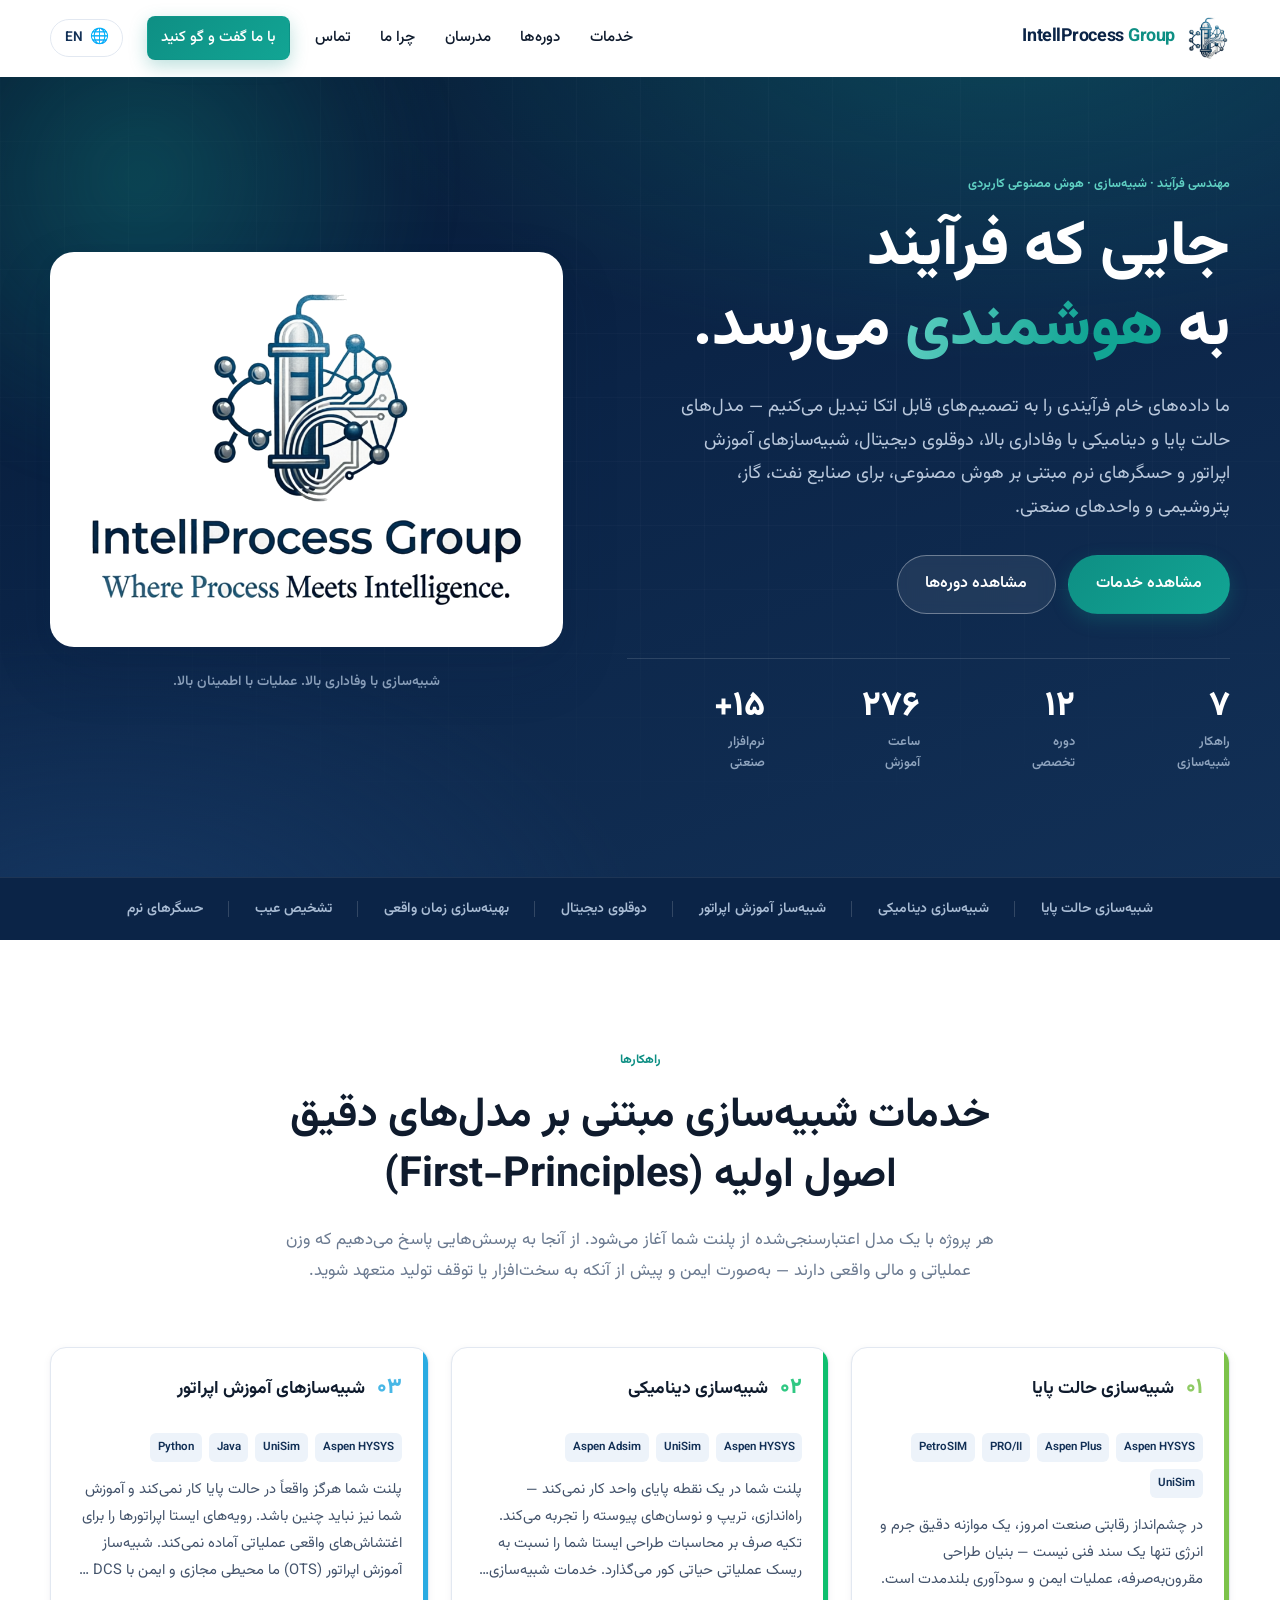
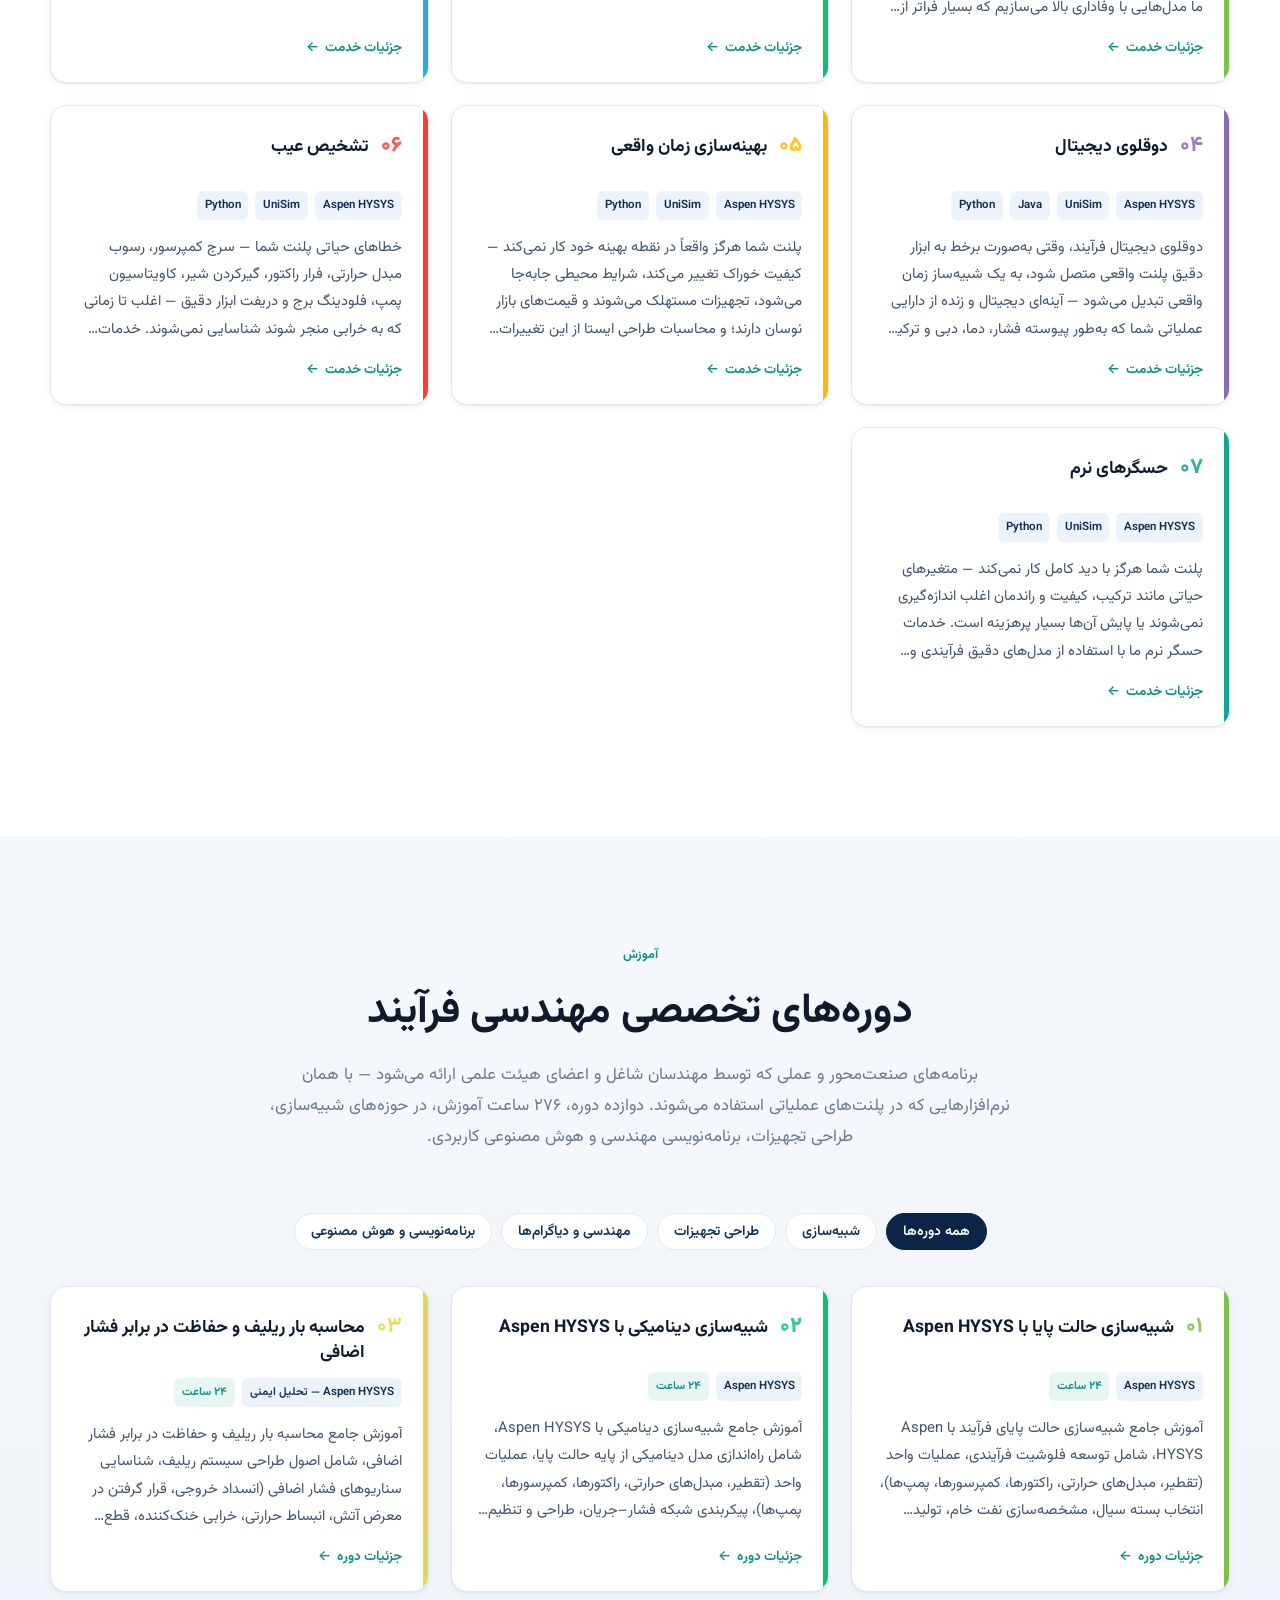
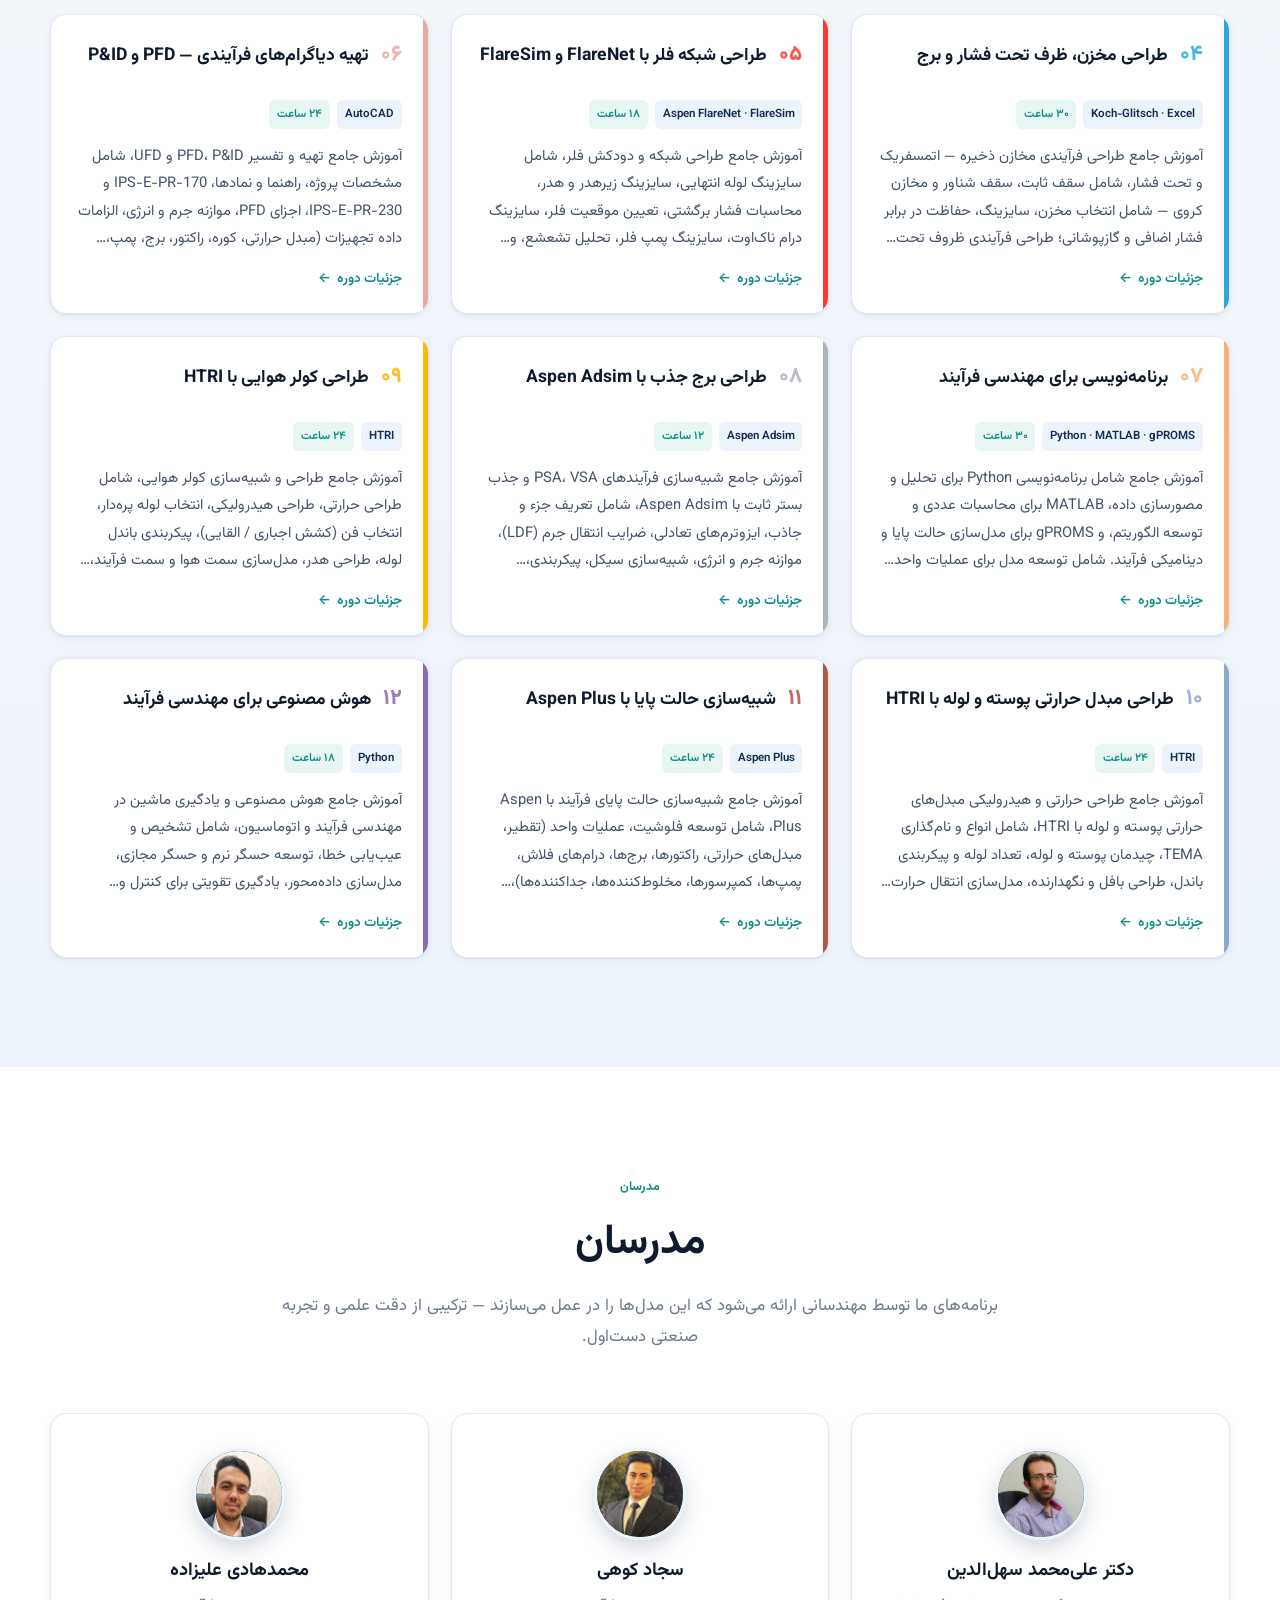
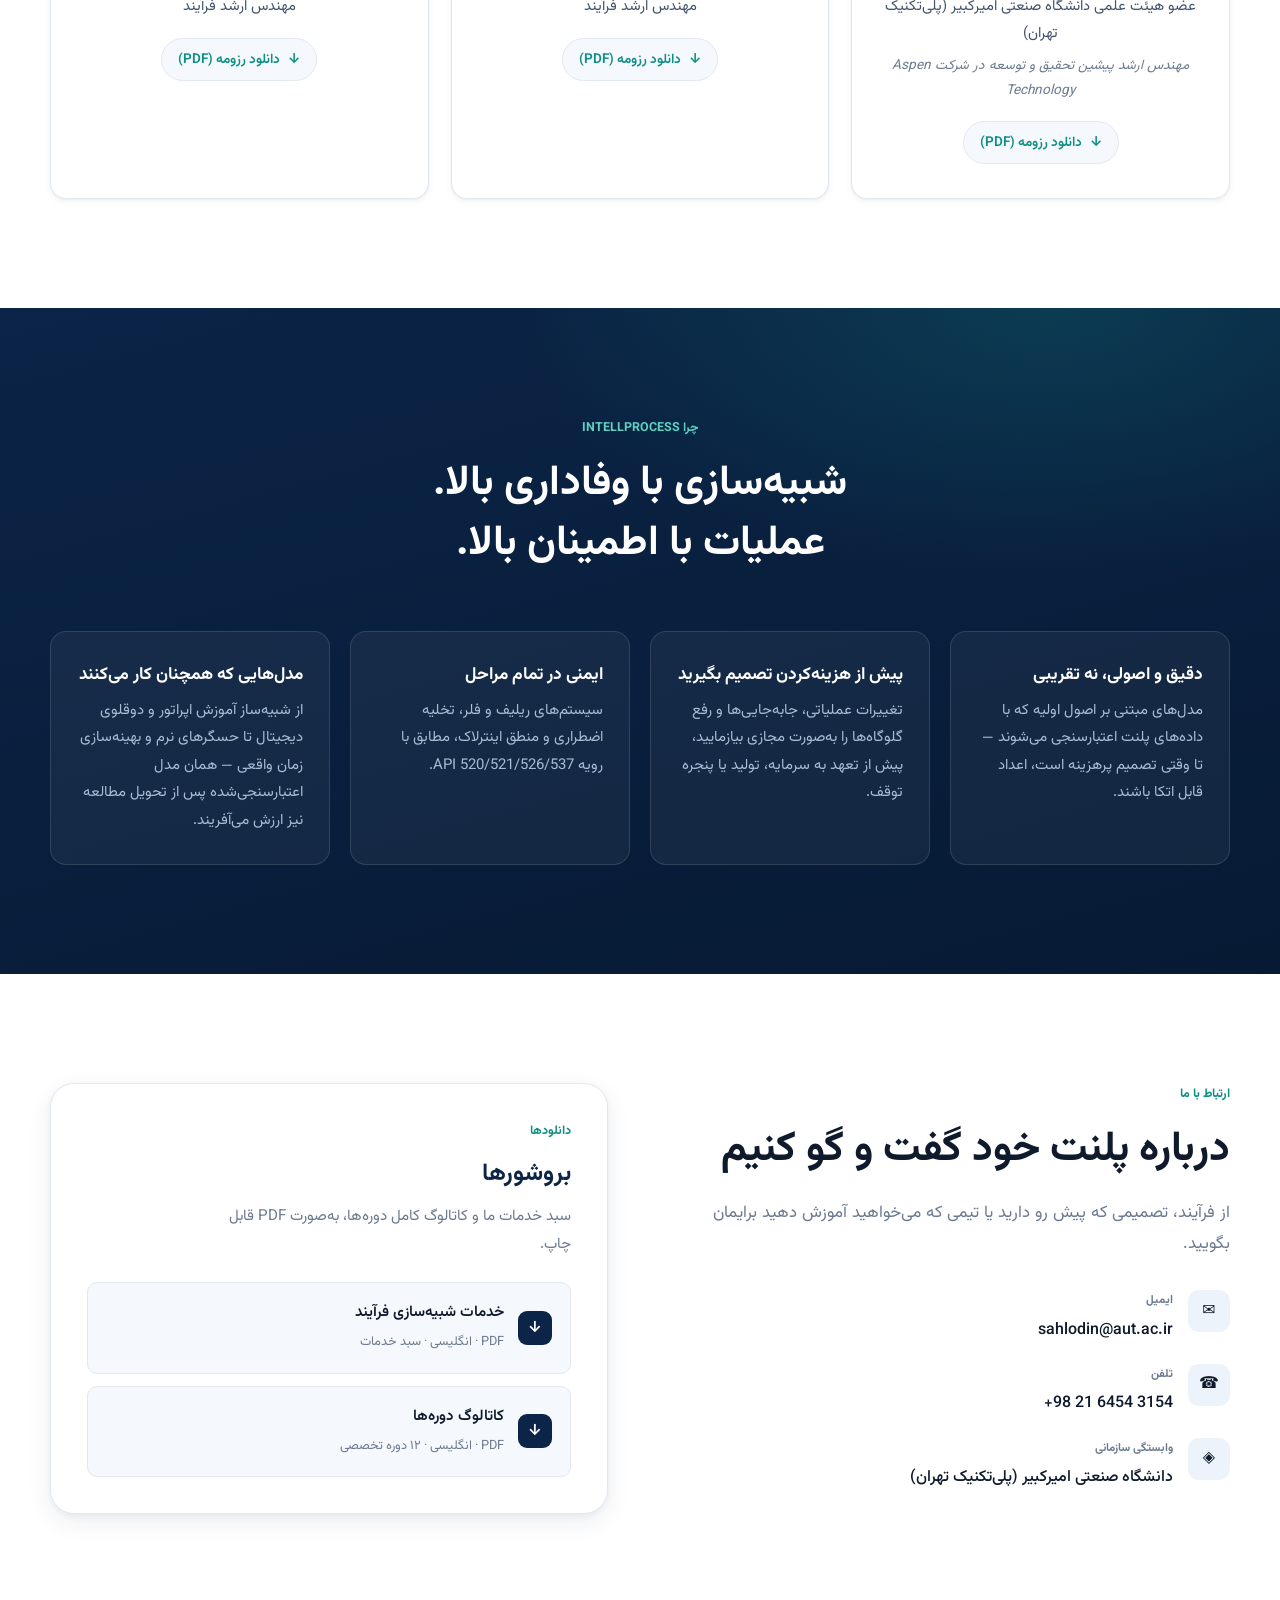
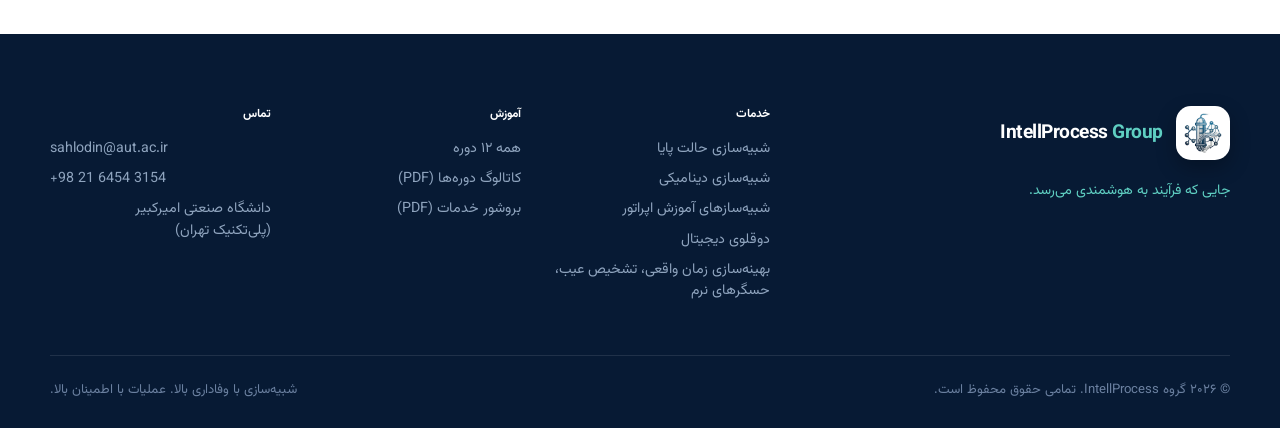
<file: index.html>
<!DOCTYPE html>
<html lang="fa" dir="rtl">
<head>
<meta charset="utf-8">
<meta name="viewport" content="width=device-width, initial-scale=1">
<title>گروه IntellProcess — جایی که فرآیند به هوشمندی می‌رسد</title>
<meta name="description" content="گروه IntellProcess خدمات شبیه‌سازی فرآیند با وفاداری بالا ارائه می‌دهد — مدل‌سازی حالت پایا و دینامیکی، دوقلوی دیجیتال، شبیه‌ساز آموزش اپراتور، بهینه‌سازی زمان واقعی، تشخیص عیب و حسگرهای نرم — همراه با دوره‌های تخصصی مهندسی فرآیند در Aspen HYSYS، Aspen Plus، HTRI و بیشتر.">
<meta name="theme-color" content="#0B2447">
<link rel="icon" type="image/png" href="assets/img/favicon-64.png">
<link rel="apple-touch-icon" href="assets/img/apple-touch-icon.png">
<meta property="og:title" content="گروه IntellProcess — جایی که فرآیند به هوشمندی می‌رسد">
<meta property="og:description" content="شبیه‌سازی با وفاداری بالا. عملیات با اطمینان بالا. خدمات شبیه‌سازی فرآیند و دوره‌های تخصصی مهندسی فرآیند.">
<meta property="og:image" content="assets/img/logo-lockup.png">
<meta property="og:locale" content="fa_IR">
<link rel="preconnect" href="https://fonts.googleapis.com">
<link rel="preconnect" href="https://fonts.gstatic.com" crossorigin>
<link href="https://fonts.googleapis.com/css2?family=Inter:wght@400;500;600;700&family=Sora:wght@600;700;800&family=Vazirmatn:wght@400;500;600;700;800&display=swap" rel="stylesheet">
<link rel="alternate" hreflang="fa" href="index.html">
<link rel="alternate" hreflang="en" href="en.html">
<link rel="alternate" hreflang="x-default" href="index.html">
<link rel="stylesheet" href="assets/css/styles.css">
</head>
<body>
<a class="skip-link" href="#main">پرش به محتوا</a>

<header class="header" id="top">
  <div class="wrap header__inner">
    <a class="brand" href="#top" aria-label="گروه IntellProcess — صفحه اصلی">
      <img class="brand__mark" src="assets/img/logo-mark.png" alt="" width="44" height="44">
      <span class="brand__name" dir="ltr"><b>IntellProcess</b> <i>Group</i></span>
    </a>

    <nav class="nav" id="nav" aria-label="ناوبری اصلی">
      <a href="#services">خدمات</a>
      <a href="#courses">دوره‌ها</a>
      <a href="#instructors">مدرسان</a>
      <a href="#approach">چرا ما</a>
      <a href="#contact">تماس</a>
      <a class="btn btn--primary nav__cta" href="#contact">با ما گفت و گو کنید</a>
    </nav>

    <a class="lang" href="en.html" hreflang="en" lang="en" aria-label="Switch language to English">
      <span class="lang__ico" aria-hidden="true">🌐</span>EN
    </a>

    <button class="nav-toggle" id="navToggle" aria-expanded="false" aria-controls="nav" aria-label="نمایش منو">
      <span></span><span></span><span></span>
    </button>
  </div>
</header>

<main id="main">

  <!-- ── HERO ─────────────────────────────────────────────── -->
  <section class="hero">
    <div class="hero__grid" aria-hidden="true"></div>
    <div class="hero__glow" aria-hidden="true"></div>
    <div class="wrap hero__inner">
      <div class="hero__copy">
        <p class="eyebrow eyebrow--light">مهندسی فرآیند · شبیه‌سازی · هوش مصنوعی کاربردی</p>
        <h1 class="hero__title">جایی که فرآیند<br>به <span class="accent">هوشمندی</span> می‌رسد.</h1>
        <p class="hero__lede">
          ما داده‌های خام فرآیندی را به تصمیم‌های قابل اتکا تبدیل می‌کنیم —
          مدل‌های حالت پایا و دینامیکی با وفاداری بالا، دوقلوی دیجیتال، شبیه‌سازهای آموزش اپراتور
          و حسگرهای نرم مبتنی بر هوش مصنوعی، برای صنایع نفت، گاز، پتروشیمی و واحدهای صنعتی.
        </p>
        <div class="hero__actions">
          <a class="btn btn--primary btn--lg" href="#services">مشاهده خدمات</a>
          <a class="btn btn--ghost btn--lg" href="#courses">مشاهده دوره‌ها</a>
        </div>
        <dl class="stats">
          <div class="stat"><dt>۷</dt><dd>راهکار<br>شبیه‌سازی</dd></div>
          <div class="stat"><dt>۱۲</dt><dd>دوره<br>تخصصی</dd></div>
          <div class="stat"><dt>۲۷۶</dt><dd>ساعت<br>آموزش</dd></div>
          <div class="stat"><dt>۱۵+</dt><dd>نرم‌افزار<br>صنعتی</dd></div>
        </dl>
      </div>

      <div class="hero__panel">
        <div class="hero__card">
          <img src="assets/img/logo-lockup.png" alt="IntellProcess Group — Where Process Meets Intelligence" width="740" height="537">
        </div>
        <p class="hero__cardnote">شبیه‌سازی با وفاداری بالا. عملیات با اطمینان بالا.</p>
      </div>
    </div>
  </section>

  <!-- ── CAPABILITY STRIP ─────────────────────────────────── -->
  <section class="strip" aria-label="راهکارهای ما در یک نگاه">
    <div class="wrap">
      <ul class="strip__list">
        <li>شبیه‌سازی حالت پایا</li>
        <li>شبیه‌سازی دینامیکی</li>
        <li>شبیه‌ساز آموزش اپراتور</li>
        <li>دوقلوی دیجیتال</li>
        <li>بهینه‌سازی زمان واقعی</li>
        <li>تشخیص عیب</li>
        <li>حسگرهای نرم</li>
      </ul>
    </div>
  </section>

  <!-- ── SERVICES ─────────────────────────────────────────── -->
  <section class="section" id="services">
    <div class="wrap">
      <header class="section__head reveal">
        <p class="eyebrow">راهکارها</p>
        <h2 class="section__title">خدمات شبیه‌سازی مبتنی بر مدل‌های دقیق اصول اولیه (First-Principles)</h2>
        <p class="section__lede">
          هر پروژه با یک مدل اعتبارسنجی‌شده از پلنت شما آغاز می‌شود. از آنجا به پرسش‌هایی پاسخ
          می‌دهیم که وزن عملیاتی و مالی واقعی دارند — به‌صورت ایمن و پیش از آنکه به سخت‌افزار یا
          توقف تولید متعهد شوید.
        </p>
      </header>

      <div class="courses" id="serviceGrid">

        <article class="course reveal" style="--c:#7CC24A" data-kind="service">
          <div class="course__bar"></div>
          <div class="course__head">
            <span class="course__num">۰۱</span>
            <h3>شبیه‌سازی حالت پایا</h3>
          </div>
          <div class="course__meta">
            <span class="tag">Aspen HYSYS</span><span class="tag">Aspen Plus</span><span class="tag">PRO/II</span><span class="tag">PetroSIM</span><span class="tag">UniSim</span>
          </div>
          <div class="course__body">
            <p>در چشم‌انداز رقابتی صنعت امروز، یک موازنه دقیق جرم و انرژی تنها یک سند فنی نیست —
            بنیان طراحی مقرون‌به‌صرفه، عملیات ایمن و سودآوری بلندمدت است. ما مدل‌هایی با وفاداری
            بالا می‌سازیم که بسیار فراتر از محاسبات پایه می‌روند و داده‌های خام فرآیندی را به بینش
            مهندسی قابل اقدام تبدیل می‌کنند؛ تا بتوانید مصرف انرژی را بهینه کنید، گلوگاه‌ها را حذف
            کنید و هزینه سرمایه‌ای و عملیاتی را پیش از خرج کردن یک دلار برای سخت‌افزار کاهش دهید.</p>
          </div>
          <button class="course__more" type="button">جزئیات خدمت</button>
        </article>

        <article class="course reveal" style="--c:#0DBF6E" data-kind="service">
          <div class="course__bar"></div>
          <div class="course__head">
            <span class="course__num">۰۲</span>
            <h3>شبیه‌سازی دینامیکی</h3>
          </div>
          <div class="course__meta">
            <span class="tag">Aspen HYSYS</span><span class="tag">UniSim</span><span class="tag">Aspen Adsim</span>
          </div>
          <div class="course__body">
            <p>پلنت شما در یک نقطه پایای واحد کار نمی‌کند — راه‌اندازی، تریپ و نوسان‌های پیوسته را
            تجربه می‌کند. تکیه صرف بر محاسبات طراحی ایستا شما را نسبت به ریسک عملیاتی حیاتی کور می‌گذارد.
            خدمات شبیه‌سازی دینامیکی ما رفتار گذرای واقعی فرآیند شما را مدل‌سازی می‌کند و به ما
            امکان می‌دهد سناریوهای کنترلی، توالی‌های خاموشی اضطراری و سیستم‌های ضدسرج کمپرسور را
            به‌صورت مجازی بیازماییم. نتیجه، اطمینان برای اتخاذ تصمیم‌های عملیاتی حیاتی است — بهبود
            ایمنی، حفاظت از دارایی‌ها و پرهیز از توقف‌های پرهزینه.</p>
          </div>
        
          <button class="course__more" type="button">جزئیات خدمت</button>
        </article>

        <article class="course reveal" style="--c:#29ABE2" data-kind="service">
          <div class="course__bar"></div>
          <div class="course__head">
            <span class="course__num">۰۳</span>
            <h3>شبیه‌سازهای آموزش اپراتور</h3>
          </div>
          <div class="course__meta">
            <span class="tag">Aspen HYSYS</span><span class="tag">UniSim</span><span class="tag">Java</span><span class="tag">Python</span>
          </div>
          <div class="course__body">
            <p>پلنت شما هرگز واقعاً در حالت پایا کار نمی‌کند و آموزش شما نیز نباید چنین باشد.
            رویه‌های ایستا اپراتورها را برای اغتشاش‌های واقعی عملیاتی آماده نمی‌کند. شبیه‌ساز آموزش
            اپراتور (OTS) ما محیطی مجازی و ایمن با DCS و SIS کاملاً بازسازی‌شده و HMI
            مشابه فراهم می‌کند — به‌گونه‌ای که هر صفحه، آلارم و دکمه کنترل دقیقاً مانند کنسول واقعی به نظر
            می‌رسد و رفتار می‌کند. اپراتورها راه‌اندازی، تریپ و سناریوهای اضطراری را بارها تمرین
            می‌کنند، بدون آنکه پلنت در خطر باشد. نتیجه، نیروی کاری است که با اطمینان واکنش نشان
            می‌دهد، خطای انسانی را کاهش می‌دهد و از توقف‌های پرهزینه جلوگیری می‌کند.</p>
          </div>
          <button class="course__more" type="button">جزئیات خدمت</button>
        </article>

        <article class="course reveal" style="--c:#8B6BB1" data-kind="service">
          <div class="course__bar"></div>
          <div class="course__head">
            <span class="course__num">۰۴</span>
            <h3>دوقلوی دیجیتال</h3>
          </div>
          <div class="course__meta">
            <span class="tag">Aspen HYSYS</span><span class="tag">UniSim</span><span class="tag">Java</span><span class="tag">Python</span>
          </div>
          <div class="course__body">
            <p>دوقلوی دیجیتال فرآیند، وقتی به‌صورت برخط به ابزار دقیق پلنت واقعی متصل شود، به یک
            شبیه‌ساز زمان واقعی تبدیل می‌شود — آینه‌ای دیجیتال و زنده از دارایی عملیاتی شما که
            به‌طور پیوسته فشار، دما، دبی و ترکیب را برای هر جریان و هر سینی در هر برج محاسبه
            می‌کند. این سیستم به‌عنوان حسگر نرم و پشتیبان آنالایزرهای برخط عمل می‌کند، تشخیص
            پیشرفته اجزای مشکل‌دار را از طریق آلارم‌های کل‌نگر مانند «افت راندمان کمپرسور»
            به‌جای ابزارهای فیزیکی تک‌متغیره فراهم می‌آورد، و با اجرای سریع‌تر از زمان واقعی
            پیش‌بینی‌های آینده‌نگر ارائه می‌دهد — مانند «برج فشار بالا در ۱۰ دقیقه فلود می‌کند»
            یا «کیفیت محصول در ۳۰ دقیقه از مشخصات خارج می‌شود». این مدل که همیشه با وضعیت جاری
            پلنت همگام است، به‌عنوان مشاور تحلیل سناریو (what-if) نیز عمل می‌کند و با تصاویر
            لحظه‌ای (snapshot) ذخیره‌شده خودکار، تحلیل پس از حادثه را با بازگردانی شرایط دقیق گذشته و بازپخش سناریو ممکن
            می‌سازد.</p>
          </div>
          <button class="course__more" type="button">جزئیات خدمت</button>
        </article>

        <article class="course reveal" style="--c:#FFB800" data-kind="service">
          <div class="course__bar"></div>
          <div class="course__head">
            <span class="course__num">۰۵</span>
            <h3>بهینه‌سازی زمان واقعی</h3>
          </div>
          <div class="course__meta">
            <span class="tag">Aspen HYSYS</span><span class="tag">UniSim</span><span class="tag">Python</span>
          </div>
          <div class="course__body">
            <p>پلنت شما هرگز واقعاً در نقطه بهینه خود کار نمی‌کند — کیفیت خوراک تغییر می‌کند،
            شرایط محیطی جابه‌جا می‌شود، تجهیزات مستهلک می‌شوند و قیمت‌های بازار نوسان دارند؛ و
            محاسبات طراحی ایستا از این تغییرات عقب می‌مانند. خدمات بهینه‌سازی زمان واقعی ما از یک
            مدل فرآیندی دقیق و با وفاداری بالا استفاده می‌کند که به‌طور پیوسته شرایط عملیاتی بهینه
            پلنت شما را محاسبه می‌کند — بیشینه‌سازی بازده، کمینه‌سازی مصرف انرژی و بهبود سودآوری —
            با رعایت تمام محدودیت‌های فرآیندی، حدود تجهیزات و حاشیه‌های ایمنی. این سیستم
            توصیه‌های آگاه به محدودیت ارائه می‌دهد، تحلیل فرضی را پیش از اعمال تغییرات روی پلنت
            واقعی ممکن می‌سازد، و با کمّی‌کردن اثر مالی رفع محدودیت‌های فرآیندی، فرصت‌های رفع
            گلوگاه را آشکار می‌کند.</p>
          </div>
          <button class="course__more" type="button">جزئیات خدمت</button>
        </article>

        <article class="course reveal" style="--c:#FF3B30" data-kind="service">
          <div class="course__bar"></div>
          <div class="course__head">
            <span class="course__num">۰۶</span>
            <h3>تشخیص عیب</h3>
          </div>
          <div class="course__meta">
            <span class="tag">Aspen HYSYS</span><span class="tag">UniSim</span><span class="tag">Python</span>
          </div>
          <div class="course__body">
            <p>خطاهای حیاتی پلنت شما — سرج کمپرسور، رسوب مبدل حرارتی، فرار راکتور، گیرکردن شیر،
            کاویتاسیون پمپ، فلودینگ برج و دریفت ابزار دقیق — اغلب تا زمانی که به خرابی منجر شوند
            شناسایی نمی‌شوند. خدمات تشخیص و عیب‌یابی خطای ما، مدل‌های فرآیندی مبتنی بر اصول اولیه
            را با یادگیری ماشین (طبقه‌بندی، PCA، PLS، شبکه‌های عصبی) و داده‌های زمان واقعی
            SCADA/DCS ترکیب می‌کند تا امضای خطاهای مشخص را شناسایی، اجزای معیوب را جداسازی، شدت
            خطا را طبقه‌بندی و پیش از عبور از حدود عملیاتی، هشدارهای پیش‌بینانه صادر کند — و بدین
            ترتیب وابستگی به بازبینی دستی لاگ‌ها یا آلارم‌های آستانه تک‌متغیره حذف می‌شود.</p>
          </div>
          <div class="apps">
            <h4>کاربردهای واقعی</h4>
            <ul>
              <li><b>ارتعاش کمپرسور</b> — تحلیل فرکانسی و روند دامنه برای شناسایی سایش یاتاقان، عدم تعادل پروانه و پیش‌نشانه‌های سرج.</li>
              <li><b>رسوب مبدل حرارتی</b> — ردیابی ضریب رسوب و ضریب U از دما و بار ورودی/خروجی، و زمان‌بندی شست‌وشو پیش از کاهش تولید.</li>
              <li><b>کاویتاسیون پمپ</b> — افت فشار مکش، جهش جریان موتور و تغییر الگوی ارتعاش، برای جلوگیری از فرسایش پروانه.</li>
              <li><b>فلودینگ برج</b> — روند افت فشار (DP)، پروفیل دمای سینی و نوسان سطح مایع، برای جلوگیری از محصول خارج از مشخصات.</li>
              <li><b>دریفت ابزار دقیق</b> — همبستگی متقابل سنسورهای افزونه و اعتبارسنجی مدل‌محور، بدون کالیبراسیون دستی.</li>
            </ul>
          </div>
          <button class="course__more" type="button">جزئیات خدمت</button>
        </article>

        <article class="course reveal" style="--c:#12A594" data-kind="service">
          <div class="course__bar"></div>
          <div class="course__head">
            <span class="course__num">۰۷</span>
            <h3>حسگرهای نرم</h3>
          </div>
          <div class="course__meta">
            <span class="tag">Aspen HYSYS</span><span class="tag">UniSim</span><span class="tag">Python</span>
          </div>
          <div class="course__body">
            <p>پلنت شما هرگز با دید کامل کار نمی‌کند — متغیرهای حیاتی مانند ترکیب، کیفیت و راندمان
            اغلب اندازه‌گیری نمی‌شوند یا پایش آن‌ها بسیار پرهزینه است. خدمات حسگر نرم ما با
            استفاده از مدل‌های دقیق فرآیندی و داده‌های زمان واقعی، این متغیرها را به‌طور پیوسته
            استنتاج می‌کند، نیاز به آزمون‌های آزمایشگاهی را حذف می‌کند، خطای انسانی را کاهش
            می‌دهد و پایش ایمن جریان‌های سمی یا خطرناک را ممکن می‌سازد — تا بتوانید کیفیت را بهبود
            دهید و هزینه‌ها را بدون نصب سخت‌افزار گران‌قیمت کاهش دهید.</p>
          </div>
          <div class="apps">
            <h4>کاربردهای واقعی</h4>
            <ul>
              <li><b>واحد جداسازی هوا</b> — استنتاج زمان واقعی خلوص O₂ و N₂ از دما، فشار و دبی برج‌ها، به‌عنوان پشتیبان آنالایزرهای گران‌قیمت.</li>
              <li><b>تصفیه فاضلاب</b> — استنتاج برخط BOD، COD، اکسیژن محلول، pH، SVI و نیتروژن/فسفر کل از داده‌های فرآیندی.</li>
              <li><b>واحد آب</b> — استنتاج برخط سیلیس، هدایت الکتریکی، TDS و نقطه شکست رزین از دبی، دما و عمر بستر، به‌جای نمونه‌برداری دستی و آزمون دستی رزین.</li>
            </ul>
          </div>
          <button class="course__more" type="button">جزئیات خدمت</button>
        </article>

      </div>
    </div>
  </section>

  <!-- ── COURSES ──────────────────────────────────────────── -->
  <section class="section section--tint" id="courses">
    <div class="wrap">
      <header class="section__head reveal">
        <p class="eyebrow">آموزش</p>
        <h2 class="section__title">دوره‌های تخصصی مهندسی فرآیند</h2>
        <p class="section__lede">
          برنامه‌های صنعت‌محور و عملی که توسط مهندسان شاغل و اعضای هیئت علمی ارائه می‌شود — با
          همان نرم‌افزارهایی که در پلنت‌های عملیاتی استفاده می‌شوند. دوازده دوره، ۲۷۶ ساعت آموزش،
          در حوزه‌های شبیه‌سازی، طراحی تجهیزات، برنامه‌نویسی مهندسی و هوش مصنوعی کاربردی.
        </p>
      </header>

      <div class="filters" id="filters" role="group" aria-label="فیلتر دوره‌ها بر اساس دسته‌بندی">
        <button class="chip is-active" data-filter="all">همه دوره‌ها</button>
        <button class="chip" data-filter="simulation">شبیه‌سازی</button>
        <button class="chip" data-filter="design">طراحی تجهیزات</button>
        <button class="chip" data-filter="engineering">مهندسی و دیاگرام‌ها</button>
        <button class="chip" data-filter="ai">برنامه‌نویسی و هوش مصنوعی</button>
      </div>

      <div class="courses" id="courseGrid">

        <article class="course reveal" data-cat="simulation" style="--c:#7CC24A">
          <div class="course__bar"></div>
          <div class="course__head">
            <span class="course__num">۰۱</span>
            <h3>شبیه‌سازی حالت پایا با Aspen HYSYS</h3>
          </div>
          <div class="course__meta"><span class="tag">Aspen HYSYS</span><span class="tag tag--time">۲۴ ساعت</span></div>
          <div class="course__body">
            <p>آموزش جامع شبیه‌سازی حالت پایای فرآیند با Aspen HYSYS، شامل توسعه فلوشیت فرآیندی،
            عملیات واحد (تقطیر، مبدل‌های حرارتی، راکتورها، کمپرسورها، پمپ‌ها)، انتخاب بسته سیال،
            مشخصه‌سازی نفت خام، تولید شبه‌جزءها، مخلوط‌سازی نفت خام، همگرایی جریان بازگشتی (Recycle)،
            ارزیابی هیدرولیکی برج، سینتیک راکتور، تحلیل حساسیت، بهینه‌سازی، استفاده از
            صفحه‌گسترده و اعتبارسنجی.</p>
          </div>
          <button class="course__more" type="button">جزئیات دوره</button>
        </article>

        <article class="course reveal" data-cat="simulation" style="--c:#0DBF6E">
          <div class="course__bar"></div>
          <div class="course__head">
            <span class="course__num">۰۲</span>
            <h3>شبیه‌سازی دینامیکی با Aspen HYSYS</h3>
          </div>
          <div class="course__meta"><span class="tag">Aspen HYSYS</span><span class="tag tag--time">۲۴ ساعت</span></div>
          <div class="course__body">
            <p>آموزش جامع شبیه‌سازی دینامیکی با Aspen HYSYS، شامل راه‌اندازی مدل دینامیکی از پایه
            حالت پایا، عملیات واحد (تقطیر، مبدل‌های حرارتی، راکتورها، کمپرسورها، پمپ‌ها)،
            پیکربندی شبکه فشار–جریان، طراحی و تنظیم سیستم کنترل (کنترل‌کننده‌های PID)، سیستم‌های
            خاموشی ایمنی و اینترلاک، تحلیل اغتشاش و آزمون سناریو، رفتار دینامیکی برج و راکتور،
            تحلیل سرج کمپرسور و کنترل ضدسرج، مطالعات تخلیه اضطراری، اعتبارسنجی عملکرد
            کنترل‌کننده و اعتبارسنجی با داده‌های عملیاتی پلنت.</p>
          </div>
          <button class="course__more" type="button">جزئیات دوره</button>
        </article>

        <article class="course reveal" data-cat="design" style="--c:#E3D94F">
          <div class="course__bar"></div>
          <div class="course__head">
            <span class="course__num">۰۳</span>
            <h3>محاسبه بار ریلیف و حفاظت در برابر فشار اضافی</h3>
          </div>
          <div class="course__meta"><span class="tag">Aspen HYSYS — تحلیل ایمنی</span><span class="tag tag--time">۲۴ ساعت</span></div>
          <div class="course__body">
            <p>آموزش جامع محاسبه بار ریلیف و حفاظت در برابر فشار اضافی، شامل اصول طراحی سیستم
            ریلیف، شناسایی سناریوهای فشار اضافی (انسداد خروجی، قرار گرفتن در معرض آتش، انبساط
            حرارتی، خرابی خنک‌کننده، قطع برق، خرابی ابزار دقیق، خرابی رفلاکس)، استانداردهای
            API 520/521/526، انتخاب تجهیز تخلیه فشار (PSV، PRV، دیسک انفجاری)، سایزینگ PSV و
            محاسبه اوریفیس، انتخاب و کاربرد دیسک انفجاری، پیکربندی لوله‌کشی ورودی و خروجی و
            تحلیل افت فشار، و طراحی سیستم تخلیه و بلوداون.</p>
          </div>
          <button class="course__more" type="button">جزئیات دوره</button>
        </article>

        <article class="course reveal" data-cat="design" style="--c:#29ABE2">
          <div class="course__bar"></div>
          <div class="course__head">
            <span class="course__num">۰۴</span>
            <h3>طراحی مخزن، ظرف تحت فشار و برج</h3>
          </div>
          <div class="course__meta"><span class="tag">Koch-Glitsch · Excel</span><span class="tag tag--time">۳۰ ساعت</span></div>
          <div class="course__body">
            <p>آموزش جامع طراحی فرآیندی مخازن ذخیره — اتمسفریک و تحت فشار، شامل سقف ثابت، سقف
            شناور و مخازن کروی — شامل انتخاب مخزن، سایزینگ، حفاظت در برابر فشار اضافی و
            گازپوشانی؛ طراحی فرآیندی ظروف تحت فشار، شامل ظروف عمودی و افقی از جمله جداکننده‌های
            دوفازی و سه‌فازی، با سایزینگ ظرف، انتخاب اجزای داخلی فرآیندی و حفاظت در برابر فشار
            اضافی؛ و طراحی فرآیندی برج‌ها، شامل برج‌های سینی‌دار و پکینگ‌دار با سایزینگ برج،
            طراحی هیدرولیکی، انتخاب سینی و پکینگ، اجزای داخلی فرآیندی، راندمان مرحله، تحلیل
            فلودینگ و انتریمنت و محاسبات افت فشار.</p>
          </div>
          <button class="course__more" type="button">جزئیات دوره</button>
        </article>

        <article class="course reveal" data-cat="design" style="--c:#FF3B30">
          <div class="course__bar"></div>
          <div class="course__head">
            <span class="course__num">۰۵</span>
            <h3>طراحی شبکه فلر با FlareNet و FlareSim</h3>
          </div>
          <div class="course__meta"><span class="tag">Aspen FlareNet · FlareSim</span><span class="tag tag--time">۱۸ ساعت</span></div>
          <div class="course__body">
            <p>آموزش جامع طراحی شبکه و دودکش فلر، شامل سایزینگ لوله انتهایی، سایزینگ زیرهدر و
            هدر، محاسبات فشار برگشتی، تعیین موقعیت فلر، سایزینگ درام ناک‌اوت، سایزینگ پمپ فلر،
            تحلیل تشعشع، و انطباق با API 521 و API 537.</p>
          </div>
          <button class="course__more" type="button">جزئیات دوره</button>
        </article>

        <article class="course reveal" data-cat="engineering" style="--c:#E9A9A3">
          <div class="course__bar"></div>
          <div class="course__head">
            <span class="course__num">۰۶</span>
            <h3>تهیه دیاگرام‌های فرآیندی — PFD و P&amp;ID</h3>
          </div>
          <div class="course__meta"><span class="tag">AutoCAD</span><span class="tag tag--time">۲۴ ساعت</span></div>
          <div class="course__body">
            <p>آموزش جامع تهیه و تفسیر PFD، P&amp;ID و UFD، شامل مشخصات پروژه، راهنما و نمادها،
            IPS-E-PR-170 و IPS-E-PR-230، اجزای PFD، موازنه جرم و انرژی، الزامات داده تجهیزات
            (مبدل حرارتی، کوره، راکتور، برج، پمپ، کمپرسور، مخزن)، ابزار دقیق و سیستم‌های کنترل،
            اطلاعات خط و PMS، سایزینگ خط در HYSYS، سطوح خاموشی، تهیه UFD، و مطالعات موردی برای
            واحدهای گازی و پالایشگاهی.</p>
          </div>
          <button class="course__more" type="button">جزئیات دوره</button>
        </article>

        <article class="course reveal" data-cat="ai" style="--c:#F7B27A">
          <div class="course__bar"></div>
          <div class="course__head">
            <span class="course__num">۰۷</span>
            <h3>برنامه‌نویسی برای مهندسی فرآیند</h3>
          </div>
          <div class="course__meta"><span class="tag">Python · MATLAB · gPROMS</span><span class="tag tag--time">۳۰ ساعت</span></div>
          <div class="course__body">
            <p>آموزش جامع شامل برنامه‌نویسی Python برای تحلیل و مصورسازی داده، MATLAB برای
            محاسبات عددی و توسعه الگوریتم، و gPROMS برای مدل‌سازی حالت پایا و دینامیکی فرآیند.
            شامل توسعه مدل برای عملیات واحد (راکتورها، برج‌های تقطیر، مبدل‌های حرارتی، پمپ‌ها،
            کمپرسورها، کریستالایزرها، بیوراکتورها)، تخمین پارامتر، بهینه‌سازی فرآیند، موازنه جرم
            و انرژی، الزامات داده تجهیزات، ابزار دقیق و سیستم‌های کنترل، و بهینه‌سازی دینامیکی
            برای فرآیندهای بچ و پیوسته. همراه با مطالعات موردی برای صنایع نفت و گاز، پتروشیمی و
            بیوفرآیندهای دارویی، و نیز گردش‌کارهای یکپارچه‌سازی Python، MATLAB و gPROMS برای
            شبیه‌سازی و تحلیل سرتاسری.</p>
          </div>
          <button class="course__more" type="button">جزئیات دوره</button>
        </article>

        <article class="course reveal" data-cat="design" style="--c:#AEB4BC">
          <div class="course__bar"></div>
          <div class="course__head">
            <span class="course__num">۰۸</span>
            <h3>طراحی برج جذب با Aspen Adsim</h3>
          </div>
          <div class="course__meta"><span class="tag">Aspen Adsim</span><span class="tag tag--time">۱۲ ساعت</span></div>
          <div class="course__body">
            <p>آموزش جامع شبیه‌سازی فرآیندهای PSA، VSA و جذب بستر ثابت با Aspen Adsim، شامل تعریف
            جزء و جاذب، ایزوترم‌های تعادلی، ضرایب انتقال جرم (LDF)، موازنه جرم و انرژی، شبیه‌سازی
            سیکل، پیکربندی، برهم‌کنش بسترها، تعیین حالت پایای سیکلی، تحلیل منحنی شکست
            (Breakthrough)، و مطالعات موردی صنعتی از جمله واحدهای جداسازی هوا.</p>
          </div>
          <button class="course__more" type="button">جزئیات دوره</button>
        </article>

        <article class="course reveal" data-cat="design" style="--c:#FFB800">
          <div class="course__bar"></div>
          <div class="course__head">
            <span class="course__num">۰۹</span>
            <h3>طراحی کولر هوایی با HTRI</h3>
          </div>
          <div class="course__meta"><span class="tag">HTRI</span><span class="tag tag--time">۲۴ ساعت</span></div>
          <div class="course__body">
            <p>آموزش جامع طراحی و شبیه‌سازی کولر هوایی، شامل طراحی حرارتی، طراحی هیدرولیکی،
            انتخاب لوله پره‌دار، انتخاب فن (کشش اجباری / القایی)، پیکربندی باندل لوله، طراحی هدر،
            مدل‌سازی سمت هوا و سمت فرآیند، محاسبات افت فشار، تحلیل ارتعاش، ارزیابی عملکرد،
            عیب‌یابی و بهینه‌سازی.</p>
          </div>
          <button class="course__more" type="button">جزئیات دوره</button>
        </article>

        <article class="course reveal" data-cat="design" style="--c:#8FA6D4">
          <div class="course__bar"></div>
          <div class="course__head">
            <span class="course__num">۱۰</span>
            <h3>طراحی مبدل حرارتی پوسته و لوله با HTRI</h3>
          </div>
          <div class="course__meta"><span class="tag">HTRI</span><span class="tag tag--time">۲۴ ساعت</span></div>
          <div class="course__body">
            <p>آموزش جامع طراحی حرارتی و هیدرولیکی مبدل‌های حرارتی پوسته و لوله با HTRI، شامل
            انواع و نام‌گذاری TEMA، چیدمان پوسته و لوله، تعداد لوله و پیکربندی باندل، طراحی بافل
            و نگهدارنده، مدل‌سازی انتقال حرارت و افت فشار در سمت پوسته و سمت لوله، ضرایب رسوب و
            حاشیه‌ها، تحلیل ارتعاش، ارزیابی و رفع گلوگاه مبدل‌های موجود، و یکپارچه‌سازی با
            شبیه‌سازی دقیق فرآیند.</p>
          </div>
          <button class="course__more" type="button">جزئیات دوره</button>
        </article>

        <article class="course reveal" data-cat="simulation" style="--c:#B5563F">
          <div class="course__bar"></div>
          <div class="course__head">
            <span class="course__num">۱۱</span>
            <h3>شبیه‌سازی حالت پایا با Aspen Plus</h3>
          </div>
          <div class="course__meta"><span class="tag">Aspen Plus</span><span class="tag tag--time">۲۴ ساعت</span></div>
          <div class="course__body">
            <p>آموزش جامع شبیه‌سازی حالت پایای فرآیند با Aspen Plus، شامل توسعه فلوشیت، عملیات
            واحد (تقطیر، مبدل‌های حرارتی، راکتورها، برج‌ها، درام‌های فلاش، پمپ‌ها، کمپرسورها،
            مخلوط‌کننده‌ها، جداکننده‌ها)، انتخاب روش خواص، مشخصه‌سازی نفتی و تولید شبه‌جزءها،
            تولید منحنی پوشش فاز، تنظیم و رگرسیون خواص فیزیکی، شیمی الکترولیت، جابه‌جایی جامدات،
            فرآوری پلیمر، تقطیر مبتنی بر نرخ، مدل‌سازی دقیق برج (RadFrac)، ارزیابی هیدرولیکی
            برج (سایزینگ سینی، سایزینگ پکینگ)، تقطیر بچ، سینتیک راکتور، تحلیل حساسیت، بهینه‌سازی،
            مشخصات طراحی، مطالعات موردی، بلوک‌های محاسباتی (Calculator)، مدل‌سازی معادله‌گرا، عیب‌یابی
            همگرایی و اعتبارسنجی با داده‌های پلنت.</p>
          </div>
          <button class="course__more" type="button">جزئیات دوره</button>
        </article>

        <article class="course reveal" data-cat="ai" style="--c:#8B6BB1">
          <div class="course__bar"></div>
          <div class="course__head">
            <span class="course__num">۱۲</span>
            <h3>هوش مصنوعی برای مهندسی فرآیند</h3>
          </div>
          <div class="course__meta"><span class="tag">Python</span><span class="tag tag--time">۱۸ ساعت</span></div>
          <div class="course__body">
            <p>آموزش جامع هوش مصنوعی و یادگیری ماشین در مهندسی فرآیند و اتوماسیون، شامل تشخیص و
            عیب‌یابی خطا، توسعه حسگر نرم و حسگر مجازی، مدل‌سازی داده‌محور، یادگیری تقویتی برای
            کنترل و بهینه‌سازی فرآیند، نگهداری پیش‌بینانه، تشخیص ناهنجاری، پیش‌بینی سری‌های
            زمانی، مدل‌سازی ترکیبی (ترکیب یادگیری ماشین با شبیه‌سازی فرآیند)، مهندسی اتوماسیون
            برای یکپارچه‌سازی سیستم کنترل، و بهره‌گیری از مدل‌های زبانی بزرگ برای تولید گزارش و
            کمک مهندسی.</p>
          </div>
          <button class="course__more" type="button">جزئیات دوره</button>
        </article>

      </div>
    </div>
  </section>

  <!-- ── INSTRUCTORS ──────────────────────────────────────── -->
  <section class="section" id="instructors">
    <div class="wrap">
      <header class="section__head reveal">
        <p class="eyebrow">مدرسان</p>
        <h2 class="section__title">مدرسان</h2>
        <p class="section__lede">
          برنامه‌های ما توسط مهندسانی ارائه می‌شود که این مدل‌ها را در عمل می‌سازند — ترکیبی از
          دقت علمی و تجربه صنعتی دست‌اول.
        </p>
      </header>

      <div class="people">
        <article class="person reveal">
          <div class="person__avatar"><img src="assets/img/people/ali.jpg" alt="" width="360" height="360" loading="lazy" decoding="async"></div>
          <h3>دکتر علی‌محمد سهل‌الدین</h3>
          <p class="person__role">عضو هیئت علمی دانشگاه صنعتی امیرکبیر (پلی‌تکنیک تهران)</p>
          <p class="person__note">مهندس ارشد پیشین تحقیق و توسعه در شرکت Aspen Technology</p>
          <a class="person__cv" href="Resume/Ali.pdf" target="_blank" rel="noopener noreferrer"
             aria-label="دانلود رزومه — دکتر علی‌محمد سهل‌الدین (PDF)">
            <span aria-hidden="true">↓</span> دانلود رزومه (PDF)
          </a>
        </article>
        <article class="person reveal">
          <div class="person__avatar"><img src="assets/img/people/sajjad.jpg" alt="" width="360" height="360" loading="lazy" decoding="async"></div>
          <h3>سجاد کوهی</h3>
          <p class="person__role">مهندس ارشد فرآیند</p>
          <a class="person__cv" href="Resume/Sajjad.pdf" target="_blank" rel="noopener noreferrer"
             aria-label="دانلود رزومه — سجاد کوهی (PDF)">
            <span aria-hidden="true">↓</span> دانلود رزومه (PDF)
          </a>
        </article>
        <article class="person reveal">
          <div class="person__avatar"><img src="assets/img/people/hadi.jpg" alt="" width="360" height="360" loading="lazy" decoding="async"></div>
          <h3>محمدهادی علیزاده</h3>
          <p class="person__role">مهندس ارشد فرآیند</p>
          <a class="person__cv" href="Resume/Hadi.pdf" target="_blank" rel="noopener noreferrer"
             aria-label="دانلود رزومه — محمدهادی علیزاده (PDF)">
            <span aria-hidden="true">↓</span> دانلود رزومه (PDF)
          </a>
        </article>
      </div>
    </div>
  </section>

  <!-- ── APPROACH ─────────────────────────────────────────── -->
  <section class="section section--dark" id="approach">
    <div class="wrap">
      <header class="section__head section__head--center reveal">
        <p class="eyebrow eyebrow--light">چرا IntellProcess</p>
        <h2 class="section__title">شبیه‌سازی با وفاداری بالا.<br>عملیات با اطمینان بالا.</h2>
      </header>
      <div class="pillars">
        <div class="pillar reveal">
          <h3>دقیق و اصولی، نه تقریبی</h3>
          <p>مدل‌های مبتنی بر اصول اولیه که با داده‌های پلنت اعتبارسنجی می‌شوند — تا وقتی تصمیم
             پرهزینه است، اعداد قابل اتکا باشند.</p>
        </div>
        <div class="pillar reveal">
          <h3>پیش از هزینه‌کردن تصمیم بگیرید</h3>
          <p>تغییرات عملیاتی، جابه‌جایی‌ها و رفع گلوگاه‌ها را به‌صورت مجازی بیازمایید، پیش از
             تعهد به سرمایه، تولید یا پنجره توقف.</p>
        </div>
        <div class="pillar reveal">
          <h3>ایمنی در تمام مراحل</h3>
          <p>سیستم‌های ریلیف و فلر، تخلیه اضطراری و منطق اینترلاک، مطابق با رویه
             API 520/521/526/537.</p>
        </div>
        <div class="pillar reveal">
          <h3>مدل‌هایی که همچنان کار می‌کنند</h3>
          <p>از شبیه‌ساز آموزش اپراتور و دوقلوی دیجیتال تا حسگرهای نرم و بهینه‌سازی زمان واقعی —
             همان مدل اعتبارسنجی‌شده پس از تحویل مطالعه نیز ارزش می‌آفریند.</p>
        </div>
      </div>
    </div>
  </section>

  <!-- ── CONTACT ──────────────────────────────────────────── -->
  <section class="section" id="contact">
    <div class="wrap contact">
      <div class="contact__copy reveal">
        <p class="eyebrow">ارتباط با ما</p>
        <h2 class="section__title">درباره پلنت خود گفت و گو کنیم</h2>
        <p class="section__lede">
          از فرآیند، تصمیمی که پیش رو دارید یا تیمی که می‌خواهید آموزش دهید برایمان بگویید.
        </p>

        <ul class="contact__list">
          <li>
            <span class="contact__ico" aria-hidden="true">✉</span>
            <div><b>ایمیل</b><a href="mailto:sahlodin@aut.ac.ir" dir="ltr">sahlodin@aut.ac.ir</a></div>
          </li>
          <li>
            <span class="contact__ico" aria-hidden="true">☎</span>
            <div><b>تلفن</b><a href="tel:+982164543154" dir="ltr">+98 21 6454 3154</a></div>
          </li>
          <li>
            <span class="contact__ico" aria-hidden="true">◈</span>
            <div><b>وابستگی سازمانی</b><span>دانشگاه صنعتی امیرکبیر (پلی‌تکنیک تهران)</span></div>
          </li>
        </ul>

      </div>

      <div class="contact__aside reveal">
        <p class="eyebrow">دانلودها</p>
        <h3 class="contact__aside-title">بروشورها</h3>
        <p class="contact__aside-lede">
          سبد خدمات ما و کاتالوگ کامل دوره‌ها، به‌صورت PDF قابل چاپ.
        </p>

        <div class="brochures">
          <a class="brochure" href="assets/docs/IntellProcess-Simulation-Services.pdf" download>
            <span class="brochure__ico" aria-hidden="true">↓</span>
            <span><b>خدمات شبیه‌سازی فرآیند</b><small>PDF · انگلیسی · سبد خدمات</small></span>
          </a>
          <a class="brochure" href="assets/docs/IntellProcess-Course-Catalog.pdf" download>
            <span class="brochure__ico" aria-hidden="true">↓</span>
            <span><b>کاتالوگ دوره‌ها</b><small>PDF · انگلیسی · ۱۲ دوره تخصصی</small></span>
          </a>
        </div>
      </div>
    </div>
  </section>

</main>

<footer class="footer">
  <div class="wrap footer__inner">
    <div class="footer__brand">
      <div class="footer__lockup">
        <span class="footer__badge"><img src="assets/img/logo-mark.png" alt="" width="40" height="40"></span>
        <span class="footer__name" dir="ltr"><b>IntellProcess</b> <i>Group</i></span>
      </div>
      <p class="footer__slogan">جایی که فرآیند به هوشمندی می‌رسد.</p>
    </div>
    <nav class="footer__nav" aria-label="پانویس">
      <div>
        <h4>خدمات</h4>
        <a href="#services">شبیه‌سازی حالت پایا</a>
        <a href="#services">شبیه‌سازی دینامیکی</a>
        <a href="#services">شبیه‌سازهای آموزش اپراتور</a>
        <a href="#services">دوقلوی دیجیتال</a>
        <a href="#services">بهینه‌سازی زمان واقعی، تشخیص عیب، حسگرهای نرم</a>
      </div>
      <div>
        <h4>آموزش</h4>
        <a href="#courses">همه ۱۲ دوره</a>
        <a href="assets/docs/IntellProcess-Course-Catalog.pdf" download>کاتالوگ دوره‌ها (PDF)</a>
        <a href="assets/docs/IntellProcess-Simulation-Services.pdf" download>بروشور خدمات (PDF)</a>
      </div>
      <div>
        <h4>تماس</h4>
        <a href="mailto:sahlodin@aut.ac.ir" dir="ltr">sahlodin@aut.ac.ir</a>
        <a href="tel:+982164543154" dir="ltr">+98 21 6454 3154</a>
        <span>دانشگاه صنعتی امیرکبیر<br>(پلی‌تکنیک تهران)</span>
      </div>
    </nav>
  </div>
  <div class="wrap footer__base">
    <p>© <span id="year">۲۰۲۶</span> گروه IntellProcess. تمامی حقوق محفوظ است.</p>
    <p>شبیه‌سازی با وفاداری بالا. عملیات با اطمینان بالا.</p>
  </div>
</footer>

<div class="modal" id="modal" hidden>
  <div class="modal__backdrop" data-close></div>
  <div class="modal__panel" role="dialog" aria-modal="true" aria-labelledby="modalTitle">
    <button class="modal__close" type="button" data-close aria-label="بستن">×</button>
    <div class="modal__content" id="modalContent"></div>
  </div>
</div>

<script src="assets/js/main.js"></script>
</body>
</html>
</file>
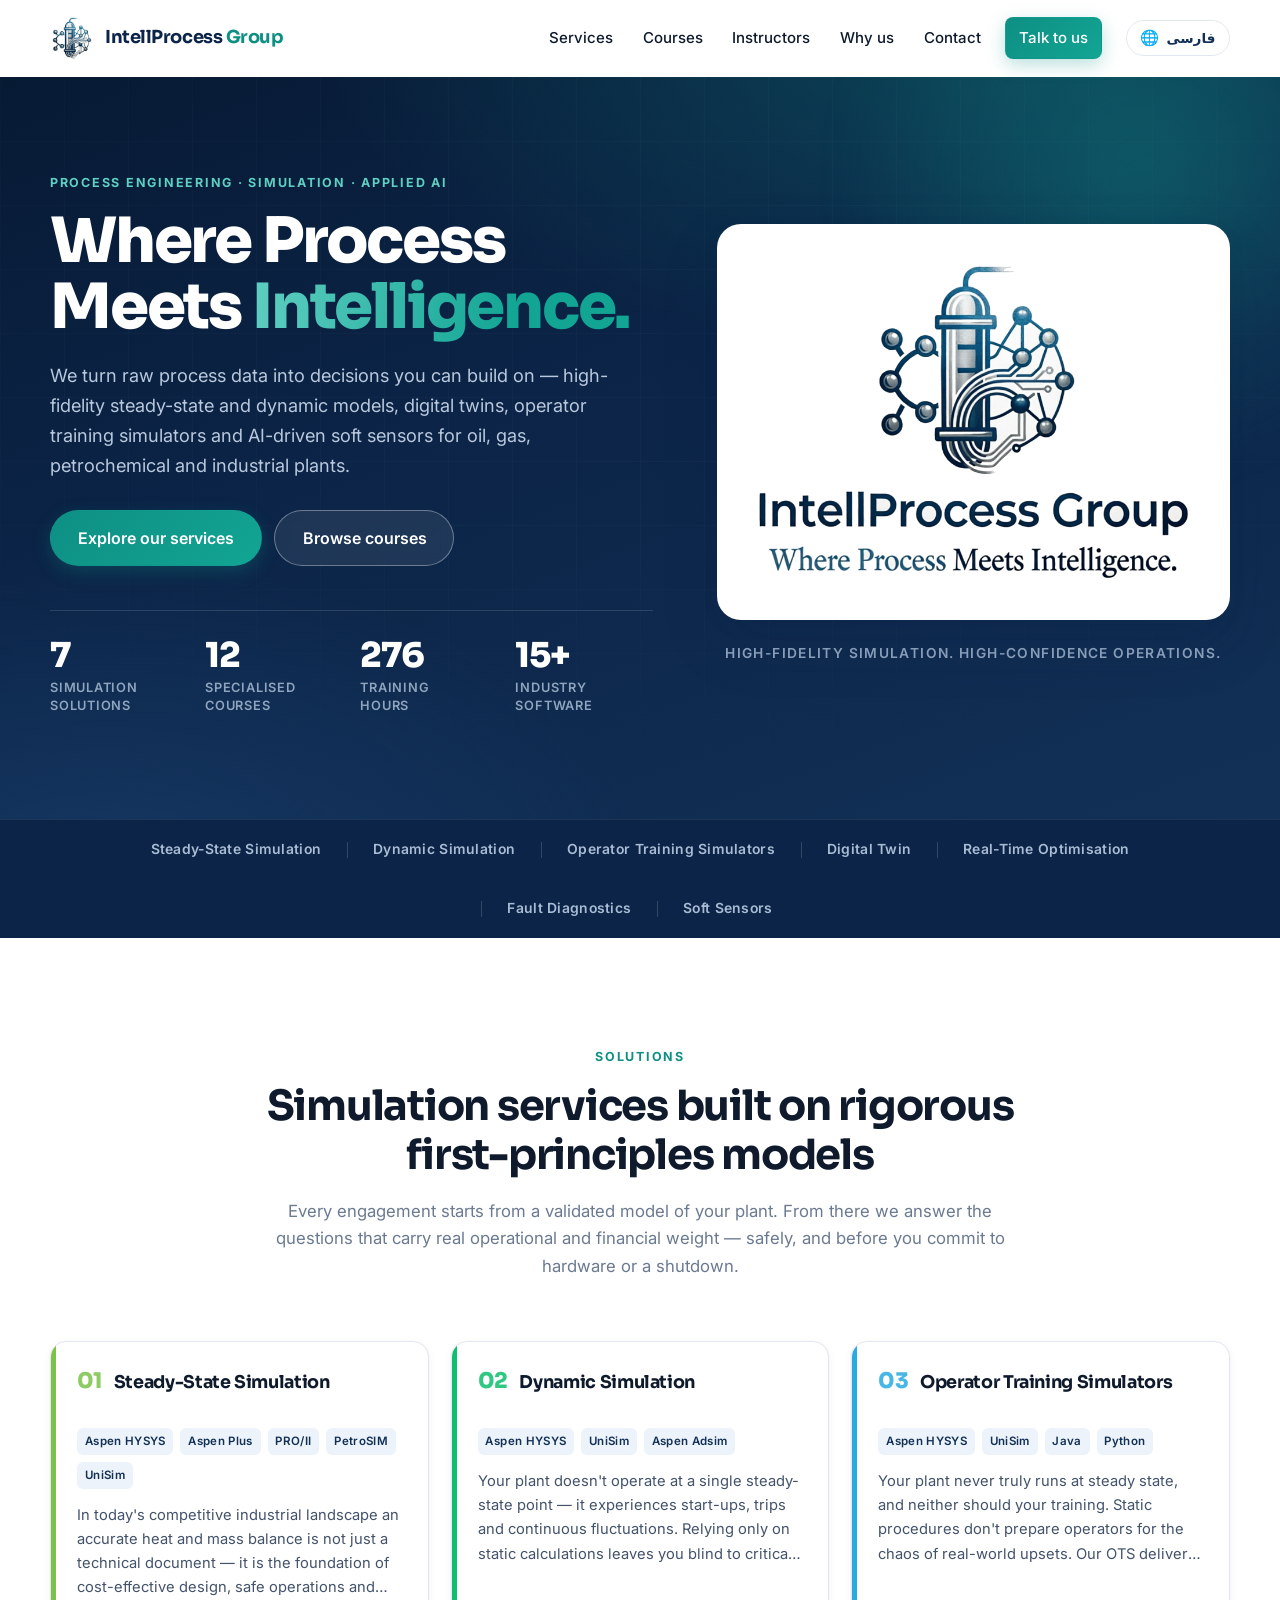
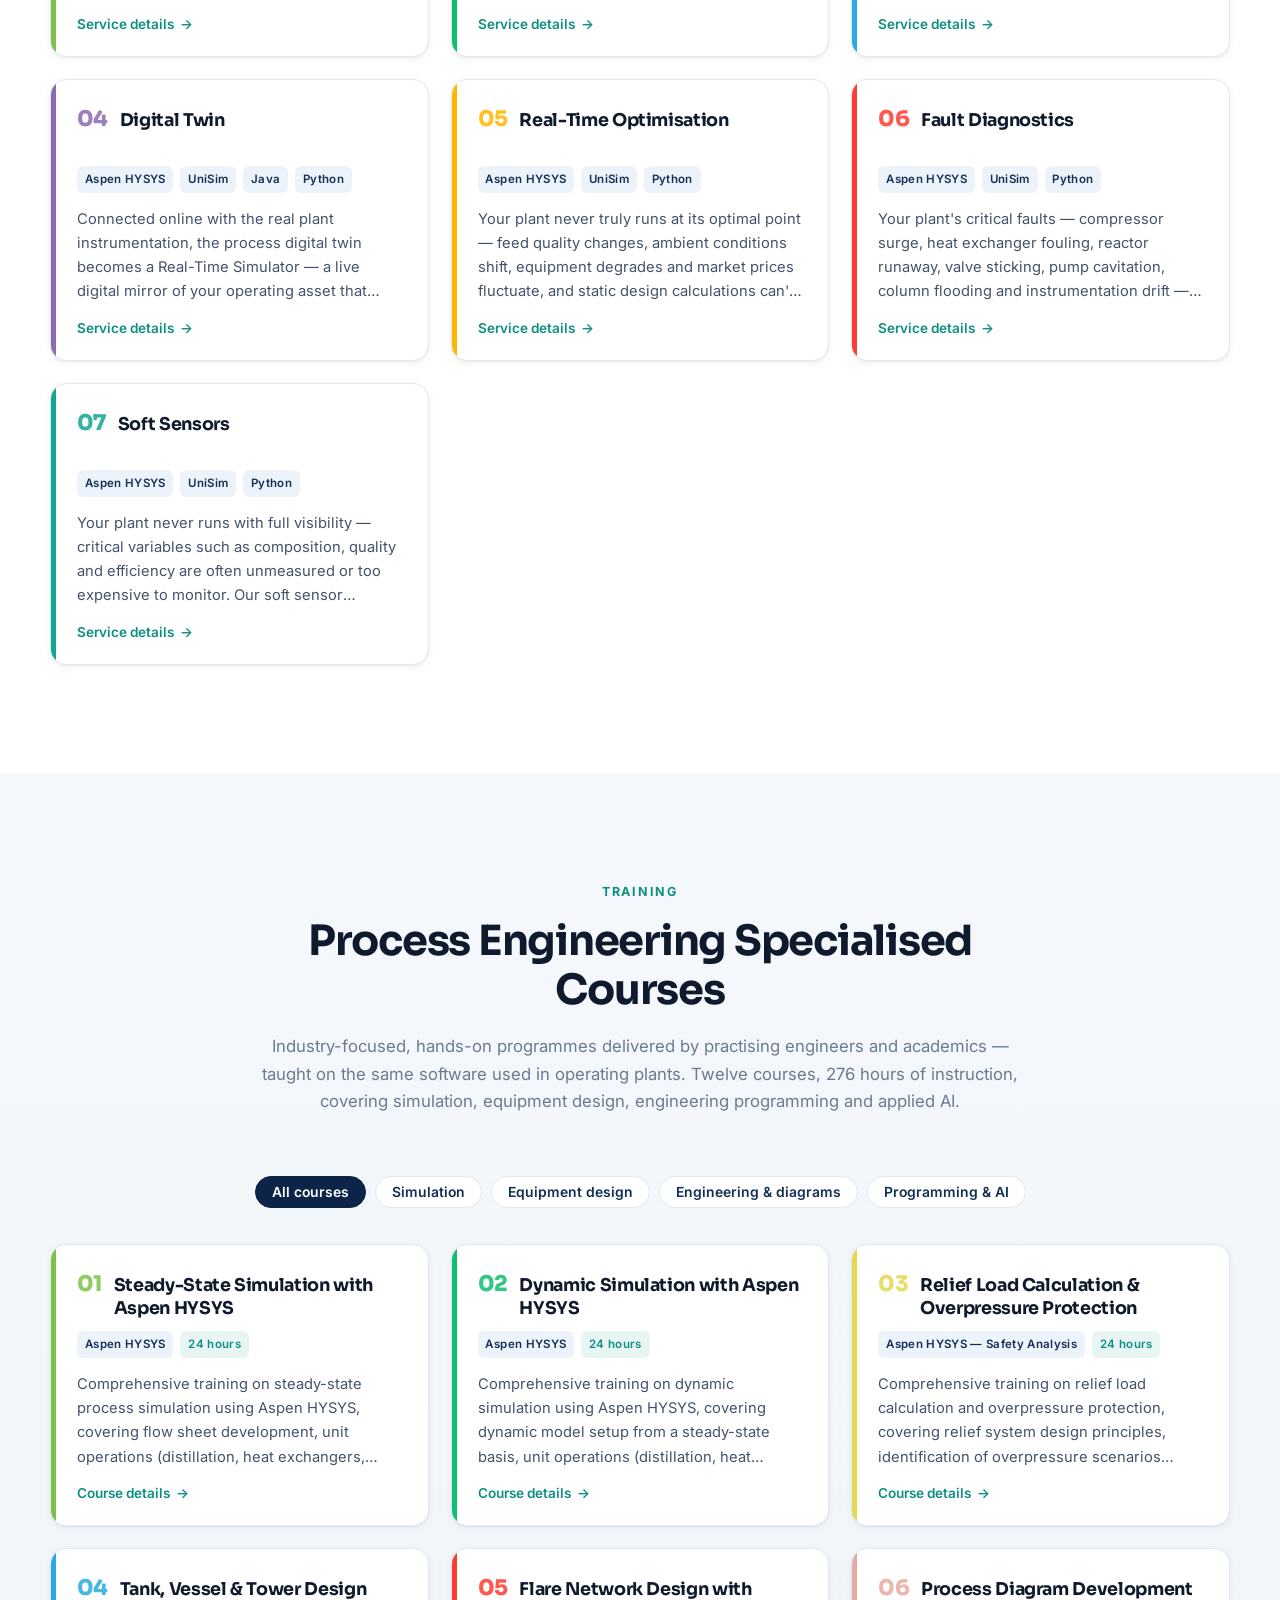
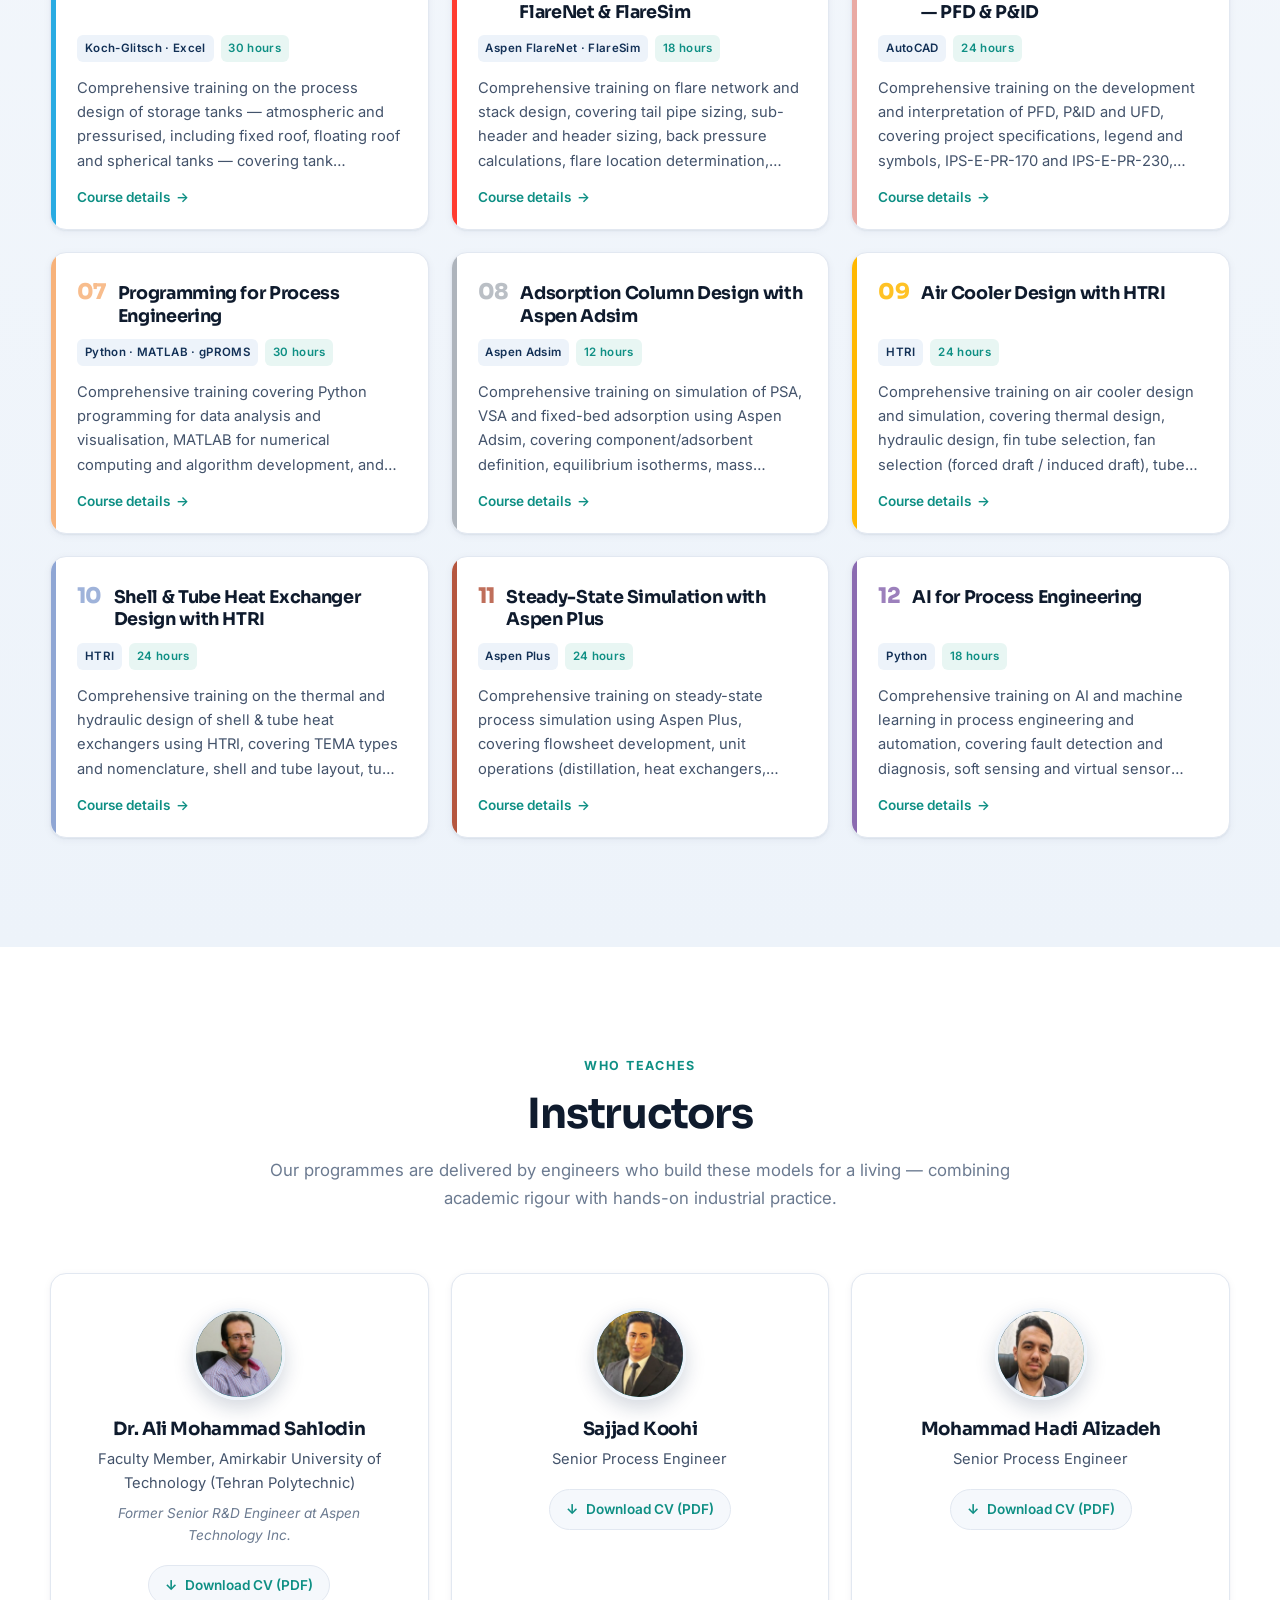
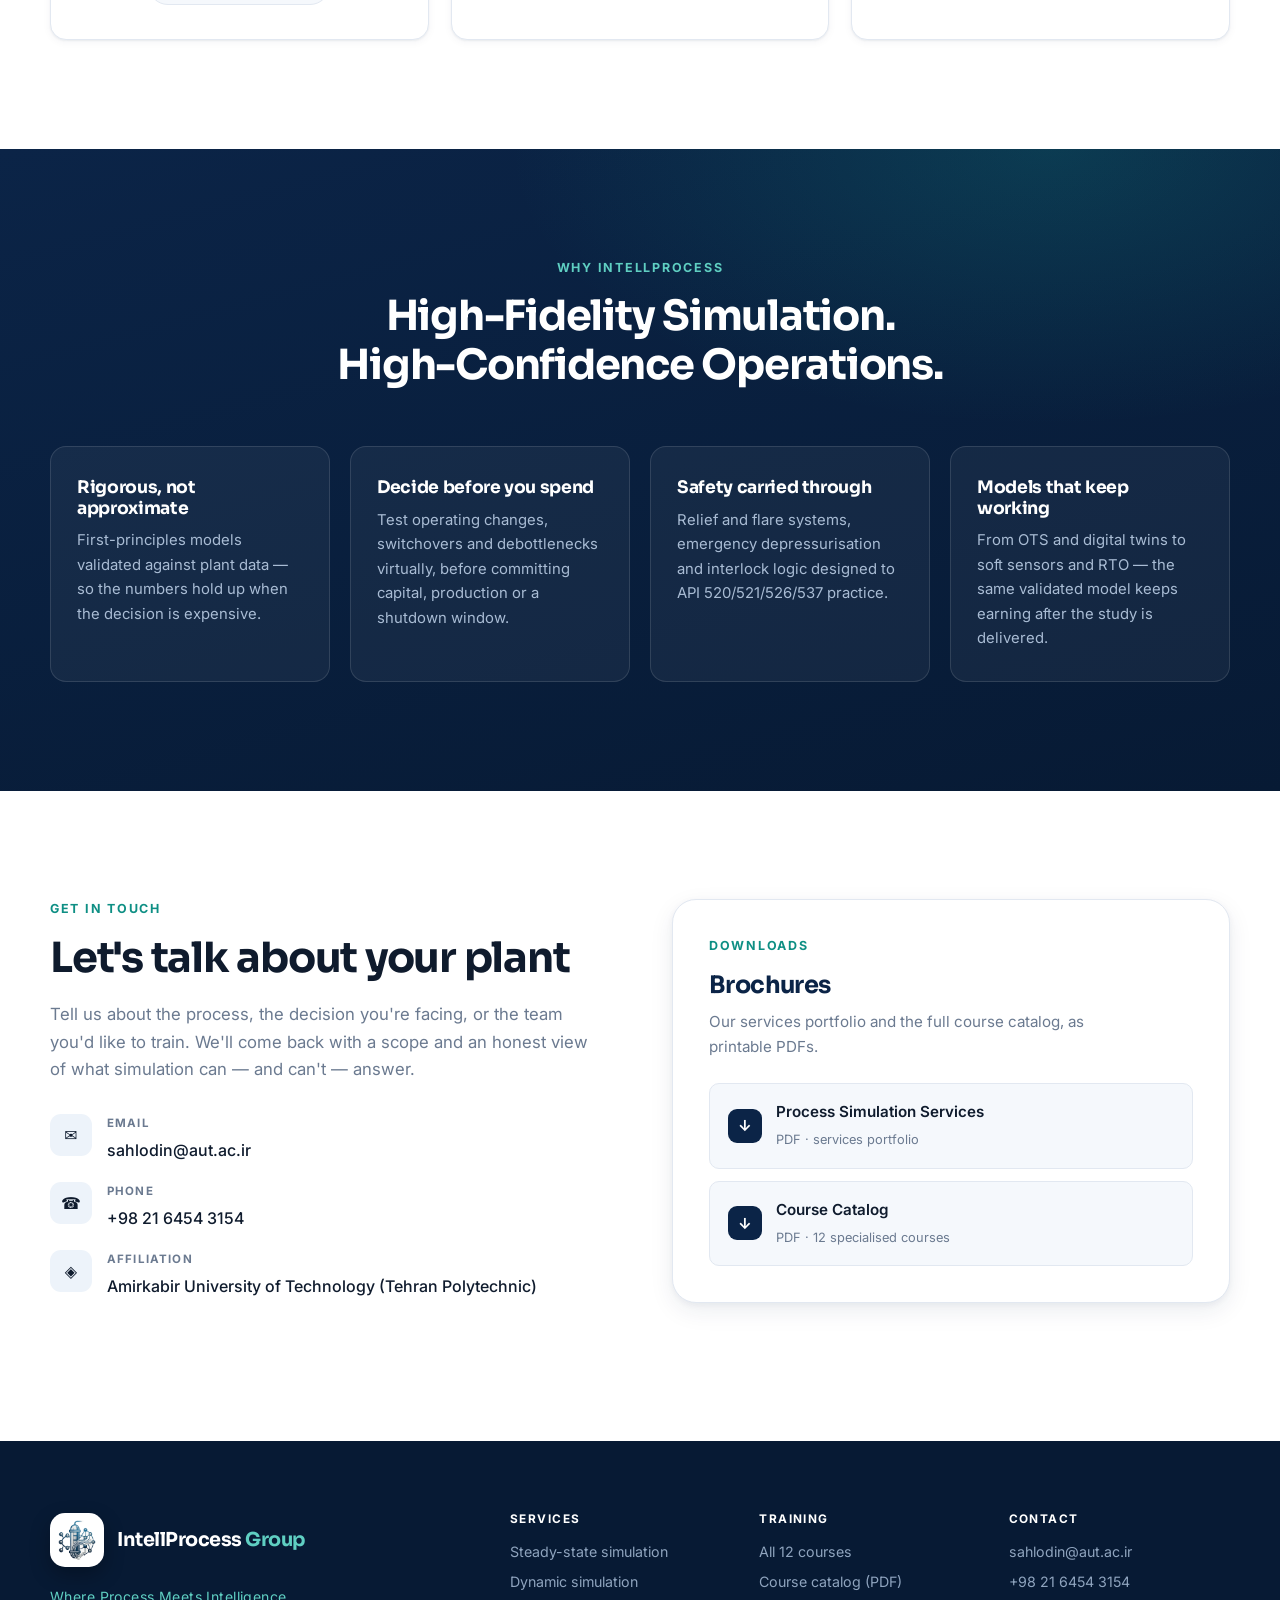
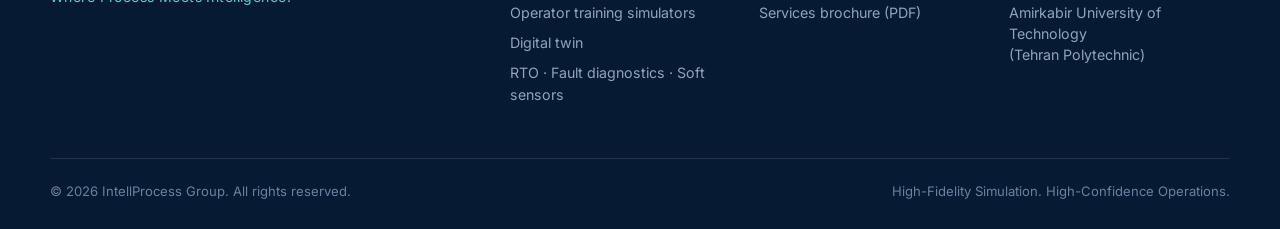
<file: en.html>
<!DOCTYPE html>
<html lang="en">
<head>
<meta charset="utf-8">
<meta name="viewport" content="width=device-width, initial-scale=1">
<title>IntellProcess Group — Where Process Meets Intelligence</title>
<meta name="description" content="IntellProcess Group delivers high-fidelity process simulation services — steady-state and dynamic modelling, digital twins, OTS, RTO, fault diagnostics and soft sensors — plus specialised process engineering training in Aspen HYSYS, Aspen Plus, HTRI and more.">
<meta name="theme-color" content="#0B2447">
<link rel="icon" type="image/png" href="assets/img/favicon-64.png">
<link rel="apple-touch-icon" href="assets/img/apple-touch-icon.png">
<meta property="og:title" content="IntellProcess Group — Where Process Meets Intelligence">
<meta property="og:description" content="High-Fidelity Simulation. High-Confidence Operations. Process simulation services and specialised process engineering courses.">
<meta property="og:image" content="assets/img/logo-lockup.png">
<link rel="preconnect" href="https://fonts.googleapis.com">
<link rel="preconnect" href="https://fonts.gstatic.com" crossorigin>
<link href="https://fonts.googleapis.com/css2?family=Inter:wght@400;500;600;700&family=Sora:wght@600;700;800&display=swap" rel="stylesheet">
<link rel="alternate" hreflang="fa" href="index.html">
<link rel="alternate" hreflang="en" href="en.html">
<link rel="alternate" hreflang="x-default" href="index.html">
<link rel="stylesheet" href="assets/css/styles.css">
</head>
<body>
<a class="skip-link" href="#main">Skip to content</a>

<header class="header" id="top">
  <div class="wrap header__inner">
    <a class="brand" href="#top" aria-label="IntellProcess Group home">
      <img class="brand__mark" src="assets/img/logo-mark.png" alt="" width="44" height="44">
      <span class="brand__name"><b>IntellProcess</b> <i>Group</i></span>
    </a>

    <nav class="nav" id="nav" aria-label="Main">
      <a href="#services">Services</a>
      <a href="#courses">Courses</a>
      <a href="#instructors">Instructors</a>
      <a href="#approach">Why us</a>
      <a href="#contact">Contact</a>
      <a class="btn btn--primary nav__cta" href="#contact">Talk to us</a>
    </nav>

    <a class="lang" href="index.html" hreflang="fa" lang="fa" aria-label="تغییر زبان به فارسی">
      <span class="lang__ico" aria-hidden="true">🌐</span>فارسی
    </a>

    <button class="nav-toggle" id="navToggle" aria-expanded="false" aria-controls="nav" aria-label="Toggle menu">
      <span></span><span></span><span></span>
    </button>
  </div>
</header>

<main id="main">

  <!-- ── HERO ─────────────────────────────────────────────── -->
  <section class="hero">
    <div class="hero__grid" aria-hidden="true"></div>
    <div class="hero__glow" aria-hidden="true"></div>
    <div class="wrap hero__inner">
      <div class="hero__copy">
        <p class="eyebrow eyebrow--light">Process Engineering · Simulation · Applied AI</p>
        <h1 class="hero__title">Where Process<br>Meets <span class="accent">Intelligence.</span></h1>
        <p class="hero__lede">
          We turn raw process data into decisions you can build on — high-fidelity steady-state
          and dynamic models, digital twins, operator training simulators and AI-driven
          soft sensors for oil, gas, petrochemical and industrial plants.
        </p>
        <div class="hero__actions">
          <a class="btn btn--primary btn--lg" href="#services">Explore our services</a>
          <a class="btn btn--ghost btn--lg" href="#courses">Browse courses</a>
        </div>
        <dl class="stats">
          <div class="stat"><dt>7</dt><dd>Simulation<br>solutions</dd></div>
          <div class="stat"><dt>12</dt><dd>Specialised<br>courses</dd></div>
          <div class="stat"><dt>276</dt><dd>Training<br>hours</dd></div>
          <div class="stat"><dt>15+</dt><dd>Industry<br>software</dd></div>
        </dl>
      </div>

      <div class="hero__panel">
        <div class="hero__card">
          <img src="assets/img/logo-lockup.png" alt="IntellProcess Group — Where Process Meets Intelligence" width="740" height="537">
        </div>
        <p class="hero__cardnote">High-Fidelity Simulation. High-Confidence Operations.</p>
      </div>
    </div>
  </section>

  <!-- ── CAPABILITY STRIP ─────────────────────────────────── -->
  <section class="strip" aria-label="Our solutions at a glance">
    <div class="wrap">
      <ul class="strip__list">
        <li>Steady-State Simulation</li>
        <li>Dynamic Simulation</li>
        <li>Operator Training Simulators</li>
        <li>Digital Twin</li>
        <li>Real-Time Optimisation</li>
        <li>Fault Diagnostics</li>
        <li>Soft Sensors</li>
      </ul>
    </div>
  </section>

  <!-- ── SERVICES ─────────────────────────────────────────── -->
  <section class="section" id="services">
    <div class="wrap">
      <header class="section__head reveal">
        <p class="eyebrow">Solutions</p>
        <h2 class="section__title">Simulation services built on rigorous first-principles models</h2>
        <p class="section__lede">
          Every engagement starts from a validated model of your plant. From there we answer the
          questions that carry real operational and financial weight — safely, and before you
          commit to hardware or a shutdown.
        </p>
      </header>

      <div class="courses" id="serviceGrid">

        <article class="course reveal" style="--c:#7CC24A" data-kind="service">
          <div class="course__bar"></div>
          <div class="course__head">
            <span class="course__num">01</span>
            <h3>Steady-State Simulation</h3>
          </div>
          <div class="course__meta">
            <span class="tag">Aspen HYSYS</span><span class="tag">Aspen Plus</span><span class="tag">PRO/II</span><span class="tag">PetroSIM</span><span class="tag">UniSim</span>
          </div>
          <div class="course__body">
            <p>In today's competitive industrial landscape an accurate heat and mass balance is not
            just a technical document — it is the foundation of cost-effective design, safe
            operations and long-term profitability. We build high-fidelity models that go far
            beyond basic calculations, transforming raw process data into actionable engineering
            insight so you can optimise energy consumption, eliminate bottlenecks and cut capital
            and operating expense before spending a dollar on hardware.</p>
          </div>
          <button class="course__more" type="button">Service details</button>
        </article>

        <article class="course reveal" style="--c:#0DBF6E" data-kind="service">
          <div class="course__bar"></div>
          <div class="course__head">
            <span class="course__num">02</span>
            <h3>Dynamic Simulation</h3>
          </div>
          <div class="course__meta">
            <span class="tag">Aspen HYSYS</span><span class="tag">UniSim</span><span class="tag">Aspen Adsim</span>
          </div>
          <div class="course__body">
            <p>Your plant doesn't operate at a single steady-state point — it experiences start-ups,
            trips and continuous fluctuations. Relying only on static calculations leaves you
            blind to critical operational risk. Our dynamic simulation services model the true
            transient behaviour of your process, letting us virtually test control narratives,
            emergency shutdown sequences and compressor anti-surge systems. The result is the
            confidence to make critical operational decisions — improving safety, protecting
            assets and avoiding costly downtime.</p>
          </div>
          <button class="course__more" type="button">Service details</button>
        </article>

        <article class="course reveal" style="--c:#29ABE2" data-kind="service">
          <div class="course__bar"></div>
          <div class="course__head">
            <span class="course__num">03</span>
            <h3>Operator Training Simulators</h3>
          </div>
          <div class="course__meta">
            <span class="tag">Aspen HYSYS</span><span class="tag">UniSim</span><span class="tag">Java</span><span class="tag">Python</span>
          </div>
          <div class="course__body">
            <p>Your plant never truly runs at steady state, and neither should your training. Static
            procedures don't prepare operators for the chaos of real-world upsets. Our OTS
            delivers a safe virtual environment with a fully replicated DCS and SIS, featuring a
            similar HMI — so every screen, alarm and control button looks and behaves exactly like
            the real console. Operators train on start-ups, trips and emergency scenarios
            repeatedly, without risking the plant. The result is a workforce that responds with
            confidence, reduces human error and prevents costly downtime.</p>
          </div>
          <button class="course__more" type="button">Service details</button>
        </article>

        <article class="course reveal" style="--c:#8B6BB1" data-kind="service">
          <div class="course__bar"></div>
          <div class="course__head">
            <span class="course__num">04</span>
            <h3>Digital Twin</h3>
          </div>
          <div class="course__meta">
            <span class="tag">Aspen HYSYS</span><span class="tag">UniSim</span><span class="tag">Java</span><span class="tag">Python</span>
          </div>
          <div class="course__body">
            <p>Connected online with the real plant instrumentation, the process digital twin becomes
            a Real-Time Simulator — a live digital mirror of your operating asset that
            continuously calculates pressures, temperatures, flows and compositions for every
            stream and every tray in every column. It acts as a soft sensor and backup for online
            analysers, provides advanced bad-actor detection through holistic alarms such as
            "compressor degraded efficiency" instead of single physical instruments, and delivers
            look-ahead predictions by running faster than real time — forecasting events like
            "high-pressure column will flood in 10 minutes" or "product quality will go off-spec
            in 30 minutes". Always synchronised to current plant state, it doubles as a what-if
            advisor, and with autosaved snapshots it enables post-incident analysis by restoring
            exact past conditions and replaying the scenario.</p>
          </div>
          <button class="course__more" type="button">Service details</button>
        </article>

        <article class="course reveal" style="--c:#FFB800" data-kind="service">
          <div class="course__bar"></div>
          <div class="course__head">
            <span class="course__num">05</span>
            <h3>Real-Time Optimisation</h3>
          </div>
          <div class="course__meta">
            <span class="tag">Aspen HYSYS</span><span class="tag">UniSim</span><span class="tag">Python</span>
          </div>
          <div class="course__body">
            <p>Your plant never truly runs at its optimal point — feed quality changes, ambient
            conditions shift, equipment degrades and market prices fluctuate, and static design
            calculations can't keep up. Our RTO services use a high-fidelity, rigorous process
            model that continuously calculates the optimal operating conditions for your plant —
            maximising yield, minimising energy consumption and improving profitability — while
            respecting all process constraints, equipment limits and safety margins. The RTO
            delivers constraint-aware recommendations, enables what-if analysis before changes
            reach the real plant, and uncovers debottlenecking opportunities by quantifying the
            financial impact of removing process limitations.</p>
          </div>
          <button class="course__more" type="button">Service details</button>
        </article>

        <article class="course reveal" style="--c:#FF3B30" data-kind="service">
          <div class="course__bar"></div>
          <div class="course__head">
            <span class="course__num">06</span>
            <h3>Fault Diagnostics</h3>
          </div>
          <div class="course__meta">
            <span class="tag">Aspen HYSYS</span><span class="tag">UniSim</span><span class="tag">Python</span>
          </div>
          <div class="course__body">
            <p>Your plant's critical faults — compressor surge, heat exchanger fouling, reactor
            runaway, valve sticking, pump cavitation, column flooding and instrumentation drift —
            often go undetected until they cause failure. Our fault detection and diagnosis
            services combine first-principles process models with machine learning (classification,
            PCA, PLS, neural networks) and real-time SCADA/DCS data to detect specific fault
            signatures, isolate faulty components, classify fault severity and trigger predictive
            alerts before operational limits are exceeded — eliminating reliance on manual log
            reviews or single-variable threshold alarms.</p>
          </div>
          <div class="apps">
            <h4>Real applications</h4>
            <ul>
              <li><b>Compressor vibration</b> — frequency analysis and amplitude trends detecting bearing wear, impeller imbalance and surge precursors.</li>
              <li><b>Heat exchanger fouling</b> — fouling factor and U-value tracked from inlet/outlet temperatures and duty, scheduling cleaning before production cuts.</li>
              <li><b>Pump cavitation</b> — suction pressure drop, motor current spikes and vibration pattern changes, avoiding impeller erosion.</li>
              <li><b>Column flooding</b> — DP trends, tray temperature profiles and liquid level oscillations, preventing off-spec product.</li>
              <li><b>Instrument drift</b> — cross-correlation of redundant sensors and model-based validation, without manual recalibration.</li>
            </ul>
          </div>
          <button class="course__more" type="button">Service details</button>
        </article>

        <article class="course reveal" style="--c:#12A594" data-kind="service">
          <div class="course__bar"></div>
          <div class="course__head">
            <span class="course__num">07</span>
            <h3>Soft Sensors</h3>
          </div>
          <div class="course__meta">
            <span class="tag">Aspen HYSYS</span><span class="tag">UniSim</span><span class="tag">Python</span>
          </div>
          <div class="course__body">
            <p>Your plant never runs with full visibility — critical variables such as composition,
            quality and efficiency are often unmeasured or too expensive to monitor. Our soft
            sensor services use rigorous process models and real-time data to infer these
            variables continuously, eliminating the need for laboratory tests, reducing human
            error and allowing safe monitoring of toxic or hazardous streams — so you can improve
            quality and reduce costs without installing expensive hardware.</p>
          </div>
          <div class="apps">
            <h4>Real applications</h4>
            <ul>
              <li><b>Air Separation Unit</b> — real-time O₂ and N₂ purity inference from column temperatures, pressures and flows, backing up costly analysers.</li>
              <li><b>Wastewater treatment</b> — online BOD, COD, dissolved oxygen, pH, SVI and total nitrogen/phosphorus inferred from process data.</li>
              <li><b>Water unit</b> — online silica, conductivity, TDS and resin breakthrough from flow, temperature and bed age, replacing grab samples and manual resin testing.</li>
            </ul>
          </div>
          <button class="course__more" type="button">Service details</button>
        </article>

      </div>
    </div>
  </section>

  <!-- ── COURSES ──────────────────────────────────────────── -->
  <section class="section section--tint" id="courses">
    <div class="wrap">
      <header class="section__head reveal">
        <p class="eyebrow">Training</p>
        <h2 class="section__title">Process Engineering Specialised Courses</h2>
        <p class="section__lede">
          Industry-focused, hands-on programmes delivered by practising engineers and academics —
          taught on the same software used in operating plants. Twelve courses, 276 hours of
          instruction, covering simulation, equipment design, engineering programming and applied AI.
        </p>
      </header>

      <div class="filters" id="filters" role="group" aria-label="Filter courses by category">
        <button class="chip is-active" data-filter="all">All courses</button>
        <button class="chip" data-filter="simulation">Simulation</button>
        <button class="chip" data-filter="design">Equipment design</button>
        <button class="chip" data-filter="engineering">Engineering &amp; diagrams</button>
        <button class="chip" data-filter="ai">Programming &amp; AI</button>
      </div>

      <div class="courses" id="courseGrid">

        <article class="course reveal" data-cat="simulation" style="--c:#7CC24A">
          <div class="course__bar"></div>
          <div class="course__head">
            <span class="course__num">01</span>
            <h3>Steady-State Simulation with Aspen HYSYS</h3>
          </div>
          <div class="course__meta"><span class="tag">Aspen HYSYS</span><span class="tag tag--time">24 hours</span></div>
          <div class="course__body">
            <p>Comprehensive training on steady-state process simulation using Aspen HYSYS, covering
            flow sheet development, unit operations (distillation, heat exchangers, reactors,
            compressors, pumps), fluid package selection, oil characterisation, hypo component
            generation, crude oil blending, recycle convergence, column hydraulic rating, reactor
            kinetics, sensitivity analysis, optimisation, spreadsheet use and validation.</p>
          </div>
          <button class="course__more" type="button">Course details</button>
        </article>

        <article class="course reveal" data-cat="simulation" style="--c:#0DBF6E">
          <div class="course__bar"></div>
          <div class="course__head">
            <span class="course__num">02</span>
            <h3>Dynamic Simulation with Aspen HYSYS</h3>
          </div>
          <div class="course__meta"><span class="tag">Aspen HYSYS</span><span class="tag tag--time">24 hours</span></div>
          <div class="course__body">
            <p>Comprehensive training on dynamic simulation using Aspen HYSYS, covering dynamic model
            setup from a steady-state basis, unit operations (distillation, heat exchangers,
            reactors, compressors, pumps), pressure-flow network configuration, control system
            design and tuning (PID controllers), safety shutdown and interlock systems, disturbance
            analysis and scenario testing, dynamic column and reactor behaviour, compressor surge
            analysis and anti-surge control, emergency depressurisation studies, controller
            performance validation and validation against plant operational data.</p>
          </div>
          <button class="course__more" type="button">Course details</button>
        </article>

        <article class="course reveal" data-cat="design" style="--c:#E3D94F">
          <div class="course__bar"></div>
          <div class="course__head">
            <span class="course__num">03</span>
            <h3>Relief Load Calculation &amp; Overpressure Protection</h3>
          </div>
          <div class="course__meta"><span class="tag">Aspen HYSYS — Safety Analysis</span><span class="tag tag--time">24 hours</span></div>
          <div class="course__body">
            <p>Comprehensive training on relief load calculation and overpressure protection, covering
            relief system design principles, identification of overpressure scenarios (blocked
            outlet, fire exposure, thermal expansion, cooling failure, power failure, instrument
            failure, reflux failure), API 520/521/526 standards, pressure relief device selection
            (PSV, PRV, rupture discs), PSV sizing and orifice calculation, rupture disc selection
            and application, inlet and outlet piping configuration and pressure drop analysis, and
            depressurisation and blowdown system design.</p>
          </div>
          <button class="course__more" type="button">Course details</button>
        </article>

        <article class="course reveal" data-cat="design" style="--c:#29ABE2">
          <div class="course__bar"></div>
          <div class="course__head">
            <span class="course__num">04</span>
            <h3>Tank, Vessel &amp; Tower Design</h3>
          </div>
          <div class="course__meta"><span class="tag">Koch-Glitsch · Excel</span><span class="tag tag--time">30 hours</span></div>
          <div class="course__body">
            <p>Comprehensive training on the process design of storage tanks — atmospheric and
            pressurised, including fixed roof, floating roof and spherical tanks — covering tank
            selection, sizing, overpressure protection and blanketing; the process design of
            pressure vessels, covering vertical and horizontal vessels including two-phase and
            three-phase separators, with vessel sizing, process internals selection and
            overpressure protection; and the process design of towers, covering trayed and packed
            towers with tower sizing, hydraulic design, tray and packing selection, process
            internals, stage efficiency, flooding and entrainment analysis and pressure drop
            calculations.</p>
          </div>
          <button class="course__more" type="button">Course details</button>
        </article>

        <article class="course reveal" data-cat="design" style="--c:#FF3B30">
          <div class="course__bar"></div>
          <div class="course__head">
            <span class="course__num">05</span>
            <h3>Flare Network Design with FlareNet &amp; FlareSim</h3>
          </div>
          <div class="course__meta"><span class="tag">Aspen FlareNet · FlareSim</span><span class="tag tag--time">18 hours</span></div>
          <div class="course__body">
            <p>Comprehensive training on flare network and stack design, covering tail pipe sizing,
            sub-header and header sizing, back pressure calculations, flare location determination,
            knock-out drum sizing, flare pump sizing, radiation analysis, and API 521 &amp; API 537
            compliance.</p>
          </div>
          <button class="course__more" type="button">Course details</button>
        </article>

        <article class="course reveal" data-cat="engineering" style="--c:#E9A9A3">
          <div class="course__bar"></div>
          <div class="course__head">
            <span class="course__num">06</span>
            <h3>Process Diagram Development — PFD &amp; P&amp;ID</h3>
          </div>
          <div class="course__meta"><span class="tag">AutoCAD</span><span class="tag tag--time">24 hours</span></div>
          <div class="course__body">
            <p>Comprehensive training on the development and interpretation of PFD, P&amp;ID and UFD,
            covering project specifications, legend and symbols, IPS-E-PR-170 and IPS-E-PR-230,
            PFD components, heat and material balance, equipment data requirements (heat exchanger,
            furnace, reactor, column, pump, compressor, tank), instrumentation and control systems,
            line information and PMS, HYSYS line sizing, shutdown levels, UFD development, and case
            studies for gas and oil refinery units.</p>
          </div>
          <button class="course__more" type="button">Course details</button>
        </article>

        <article class="course reveal" data-cat="ai" style="--c:#F7B27A">
          <div class="course__bar"></div>
          <div class="course__head">
            <span class="course__num">07</span>
            <h3>Programming for Process Engineering</h3>
          </div>
          <div class="course__meta"><span class="tag">Python · MATLAB · gPROMS</span><span class="tag tag--time">30 hours</span></div>
          <div class="course__body">
            <p>Comprehensive training covering Python programming for data analysis and
            visualisation, MATLAB for numerical computing and algorithm development, and gPROMS for
            steady-state and dynamic process modelling. Includes model development for unit
            operations (reactors, distillation columns, heat exchangers, pumps, compressors,
            crystallisers, bioreactors), parameter estimation, process optimisation, heat and
            material balance, equipment data requirements, instrumentation and control systems, and
            dynamic optimisation for batch and continuous processes. Features case studies for oil
            and gas, petrochemical and pharmaceutical bioprocesses, along with integration
            workflows combining Python, MATLAB and gPROMS for end-to-end simulation and analysis.</p>
          </div>
          <button class="course__more" type="button">Course details</button>
        </article>

        <article class="course reveal" data-cat="design" style="--c:#AEB4BC">
          <div class="course__bar"></div>
          <div class="course__head">
            <span class="course__num">08</span>
            <h3>Adsorption Column Design with Aspen Adsim</h3>
          </div>
          <div class="course__meta"><span class="tag">Aspen Adsim</span><span class="tag tag--time">12 hours</span></div>
          <div class="course__body">
            <p>Comprehensive training on simulation of PSA, VSA and fixed-bed adsorption using Aspen
            Adsim, covering component/adsorbent definition, equilibrium isotherms, mass transfer
            coefficients (LDF), mass and energy balances, cycle simulation, configuration, bed
            interactions, cyclic steady state determination, breakthrough curve analysis, and
            industrial case studies including air separation units.</p>
          </div>
          <button class="course__more" type="button">Course details</button>
        </article>

        <article class="course reveal" data-cat="design" style="--c:#FFB800">
          <div class="course__bar"></div>
          <div class="course__head">
            <span class="course__num">09</span>
            <h3>Air Cooler Design with HTRI</h3>
          </div>
          <div class="course__meta"><span class="tag">HTRI</span><span class="tag tag--time">24 hours</span></div>
          <div class="course__body">
            <p>Comprehensive training on air cooler design and simulation, covering thermal design,
            hydraulic design, fin tube selection, fan selection (forced draft / induced draft), tube
            bundle configuration, header design, air-side and process-side modelling, pressure drop
            calculations, vibration analysis, performance rating, troubleshooting and optimisation.</p>
          </div>
          <button class="course__more" type="button">Course details</button>
        </article>

        <article class="course reveal" data-cat="design" style="--c:#8FA6D4">
          <div class="course__bar"></div>
          <div class="course__head">
            <span class="course__num">10</span>
            <h3>Shell &amp; Tube Heat Exchanger Design with HTRI</h3>
          </div>
          <div class="course__meta"><span class="tag">HTRI</span><span class="tag tag--time">24 hours</span></div>
          <div class="course__body">
            <p>Comprehensive training on the thermal and hydraulic design of shell &amp; tube heat
            exchangers using HTRI, covering TEMA types and nomenclature, shell and tube layout,
            tube count and bundle configuration, baffle and support design, shell-side and
            tube-side heat transfer and pressure drop modelling, fouling factors and margins,
            vibration analysis, rating and debottlenecking of existing exchangers, and integration
            with rigorous process simulation.</p>
          </div>
          <button class="course__more" type="button">Course details</button>
        </article>

        <article class="course reveal" data-cat="simulation" style="--c:#B5563F">
          <div class="course__bar"></div>
          <div class="course__head">
            <span class="course__num">11</span>
            <h3>Steady-State Simulation with Aspen Plus</h3>
          </div>
          <div class="course__meta"><span class="tag">Aspen Plus</span><span class="tag tag--time">24 hours</span></div>
          <div class="course__body">
            <p>Comprehensive training on steady-state process simulation using Aspen Plus, covering
            flowsheet development, unit operations (distillation, heat exchangers, reactors, columns,
            flash drums, pumps, compressors, mixers, splitters), property method selection, petroleum
            characterisation and pseudo-component generation, phase envelope curve generation,
            physical property adjustment and regression, electrolyte chemistry, solids handling,
            polymer processing, rate-based distillation, rigorous column modelling (RadFrac), column
            hydraulic rating (tray sizing, packed sizing), batch distillation, reactor kinetics,
            sensitivity analysis, optimisation, design specification, case studies, calculator
            blocks, equation-oriented modelling, convergence troubleshooting and validation against
            plant data.</p>
          </div>
          <button class="course__more" type="button">Course details</button>
        </article>

        <article class="course reveal" data-cat="ai" style="--c:#8B6BB1">
          <div class="course__bar"></div>
          <div class="course__head">
            <span class="course__num">12</span>
            <h3>AI for Process Engineering</h3>
          </div>
          <div class="course__meta"><span class="tag">Python</span><span class="tag tag--time">18 hours</span></div>
          <div class="course__body">
            <p>Comprehensive training on AI and machine learning in process engineering and automation,
            covering fault detection and diagnosis, soft sensing and virtual sensor development,
            data-driven modelling, reinforcement learning for process control and optimisation,
            predictive maintenance, anomaly detection, time-series forecasting, hybrid modelling
            (combining machine learning with process simulation), automation engineering for control
            system integration, and leveraging large language models for report generation and
            engineering assistance.</p>
          </div>
          <button class="course__more" type="button">Course details</button>
        </article>

      </div>
    </div>
  </section>

  <!-- ── INSTRUCTORS ──────────────────────────────────────── -->
  <section class="section" id="instructors">
    <div class="wrap">
      <header class="section__head reveal">
        <p class="eyebrow">Who teaches</p>
        <h2 class="section__title">Instructors</h2>
        <p class="section__lede">
          Our programmes are delivered by engineers who build these models for a living —
          combining academic rigour with hands-on industrial practice.
        </p>
      </header>

      <div class="people">
        <article class="person reveal">
          <div class="person__avatar"><img src="assets/img/people/ali.jpg" alt="" width="360" height="360" loading="lazy" decoding="async"></div>
          <h3>Dr. Ali Mohammad Sahlodin</h3>
          <p class="person__role">Faculty Member, Amirkabir University of Technology (Tehran Polytechnic)</p>
          <p class="person__note">Former Senior R&amp;D Engineer at Aspen Technology Inc.</p>
          <a class="person__cv" href="Resume/Ali.pdf" target="_blank" rel="noopener noreferrer"
             aria-label="Download CV — Dr. Ali Mohammad Sahlodin (PDF)">
            <span aria-hidden="true">↓</span> Download CV (PDF)
          </a>
        </article>
        <article class="person reveal">
          <div class="person__avatar"><img src="assets/img/people/sajjad.jpg" alt="" width="360" height="360" loading="lazy" decoding="async"></div>
          <h3>Sajjad Koohi</h3>
          <p class="person__role">Senior Process Engineer</p>
          <a class="person__cv" href="Resume/Sajjad.pdf" target="_blank" rel="noopener noreferrer"
             aria-label="Download CV — Sajjad Koohi (PDF)">
            <span aria-hidden="true">↓</span> Download CV (PDF)
          </a>
        </article>
        <article class="person reveal">
          <div class="person__avatar"><img src="assets/img/people/hadi.jpg" alt="" width="360" height="360" loading="lazy" decoding="async"></div>
          <h3>Mohammad Hadi Alizadeh</h3>
          <p class="person__role">Senior Process Engineer</p>
          <a class="person__cv" href="Resume/Hadi.pdf" target="_blank" rel="noopener noreferrer"
             aria-label="Download CV — Mohammad Hadi Alizadeh (PDF)">
            <span aria-hidden="true">↓</span> Download CV (PDF)
          </a>
        </article>
      </div>
    </div>
  </section>

  <!-- ── APPROACH ─────────────────────────────────────────── -->
  <section class="section section--dark" id="approach">
    <div class="wrap">
      <header class="section__head section__head--center reveal">
        <p class="eyebrow eyebrow--light">Why IntellProcess</p>
        <h2 class="section__title">High-Fidelity Simulation.<br>High-Confidence Operations.</h2>
      </header>
      <div class="pillars">
        <div class="pillar reveal">
          <h3>Rigorous, not approximate</h3>
          <p>First-principles models validated against plant data — so the numbers hold up when the
             decision is expensive.</p>
        </div>
        <div class="pillar reveal">
          <h3>Decide before you spend</h3>
          <p>Test operating changes, switchovers and debottlenecks virtually, before committing
             capital, production or a shutdown window.</p>
        </div>
        <div class="pillar reveal">
          <h3>Safety carried through</h3>
          <p>Relief and flare systems, emergency depressurisation and interlock logic designed to
             API 520/521/526/537 practice.</p>
        </div>
        <div class="pillar reveal">
          <h3>Models that keep working</h3>
          <p>From OTS and digital twins to soft sensors and RTO — the same validated model keeps
             earning after the study is delivered.</p>
        </div>
      </div>
    </div>
  </section>

  <!-- ── CONTACT ──────────────────────────────────────────── -->
  <section class="section" id="contact">
    <div class="wrap contact">
      <div class="contact__copy reveal">
        <p class="eyebrow">Get in touch</p>
        <h2 class="section__title">Let's talk about your plant</h2>
        <p class="section__lede">
          Tell us about the process, the decision you're facing, or the team you'd like to train.
          We'll come back with a scope and an honest view of what simulation can — and can't — answer.
        </p>

        <ul class="contact__list">
          <li>
            <span class="contact__ico" aria-hidden="true">✉</span>
            <div><b>Email</b><a href="mailto:sahlodin@aut.ac.ir">sahlodin@aut.ac.ir</a></div>
          </li>
          <li>
            <span class="contact__ico" aria-hidden="true">☎</span>
            <div><b>Phone</b><a href="tel:+982164543154">+98 21 6454 3154</a></div>
          </li>
          <li>
            <span class="contact__ico" aria-hidden="true">◈</span>
            <div><b>Affiliation</b><span>Amirkabir University of Technology (Tehran Polytechnic)</span></div>
          </li>
        </ul>

      </div>

      <div class="contact__aside reveal">
        <p class="eyebrow">Downloads</p>
        <h3 class="contact__aside-title">Brochures</h3>
        <p class="contact__aside-lede">
          Our services portfolio and the full course catalog, as printable PDFs.
        </p>

        <div class="brochures">
          <a class="brochure" href="assets/docs/IntellProcess-Simulation-Services.pdf" download>
            <span class="brochure__ico" aria-hidden="true">↓</span>
            <span><b>Process Simulation Services</b><small>PDF · services portfolio</small></span>
          </a>
          <a class="brochure" href="assets/docs/IntellProcess-Course-Catalog.pdf" download>
            <span class="brochure__ico" aria-hidden="true">↓</span>
            <span><b>Course Catalog</b><small>PDF · 12 specialised courses</small></span>
          </a>
        </div>
      </div>
    </div>
  </section>

</main>

<footer class="footer">
  <div class="wrap footer__inner">
    <div class="footer__brand">
      <div class="footer__lockup">
        <span class="footer__badge"><img src="assets/img/logo-mark.png" alt="" width="40" height="40"></span>
        <span class="footer__name"><b>IntellProcess</b> <i>Group</i></span>
      </div>
      <p class="footer__slogan">Where Process Meets Intelligence.</p>
    </div>
    <nav class="footer__nav" aria-label="Footer">
      <div>
        <h4>Services</h4>
        <a href="#services">Steady-state simulation</a>
        <a href="#services">Dynamic simulation</a>
        <a href="#services">Operator training simulators</a>
        <a href="#services">Digital twin</a>
        <a href="#services">RTO · Fault diagnostics · Soft sensors</a>
      </div>
      <div>
        <h4>Training</h4>
        <a href="#courses">All 12 courses</a>
        <a href="assets/docs/IntellProcess-Course-Catalog.pdf" download>Course catalog (PDF)</a>
        <a href="assets/docs/IntellProcess-Simulation-Services.pdf" download>Services brochure (PDF)</a>
      </div>
      <div>
        <h4>Contact</h4>
        <a href="mailto:sahlodin@aut.ac.ir">sahlodin@aut.ac.ir</a>
        <a href="tel:+982164543154">+98 21 6454 3154</a>
        <span>Amirkabir University of Technology<br>(Tehran Polytechnic)</span>
      </div>
    </nav>
  </div>
  <div class="wrap footer__base">
    <p>© <span id="year">2026</span> IntellProcess Group. All rights reserved.</p>
    <p>High-Fidelity Simulation. High-Confidence Operations.</p>
  </div>
</footer>

<div class="modal" id="modal" hidden>
  <div class="modal__backdrop" data-close></div>
  <div class="modal__panel" role="dialog" aria-modal="true" aria-labelledby="modalTitle">
    <button class="modal__close" type="button" data-close aria-label="Close">×</button>
    <div class="modal__content" id="modalContent"></div>
  </div>
</div>

<script src="assets/js/main.js"></script>
</body>
</html>
</file>
<file: assets/css/styles.css>
/* ============================================================
   IntellProcess Group — stylesheet
   Where Process Meets Intelligence.
   ============================================================ */

:root{
  --navy-900:#071A34;
  --navy-800:#0B2447;
  --navy-700:#123056;
  --navy-600:#1B4272;
  --teal-600:#0E8F84;
  --teal-500:#12A594;
  --teal-300:#5FCFC2;
  --ink:#0F1B2D;
  --body:#43536B;
  --muted:#6B7A90;
  --line:#E2E8F1;
  --line-soft:#EDF2F8;
  --bg:#FFFFFF;
  --tint:#F5F8FC;
  --tint-2:#EDF3FA;
  --radius:16px;
  --radius-sm:10px;
  --radius-lg:24px;
  --shadow-sm:0 1px 2px rgba(11,36,71,.06), 0 2px 8px rgba(11,36,71,.05);
  --shadow:0 8px 24px rgba(11,36,71,.08), 0 2px 6px rgba(11,36,71,.05);
  --shadow-lg:0 24px 60px rgba(11,36,71,.14), 0 6px 18px rgba(11,36,71,.07);
  --wrap:1180px;
  --header-h:76px;
  --font:'Inter',system-ui,-apple-system,'Segoe UI',Roboto,Helvetica,Arial,sans-serif;
  --display:'Sora','Inter',system-ui,-apple-system,'Segoe UI',Roboto,sans-serif;
}

*,*::before,*::after{box-sizing:border-box}

html{scroll-behavior:smooth;scroll-padding-top:calc(var(--header-h) + 16px);-webkit-text-size-adjust:100%}

body{
  margin:0;
  font-family:var(--font);
  font-size:17px;
  line-height:1.65;
  color:var(--body);
  background:var(--bg);
  -webkit-font-smoothing:antialiased;
  text-rendering:optimizeLegibility;
  overflow-x:hidden;
}

img{max-width:100%;height:auto;display:block}
a{color:var(--teal-600);text-decoration:none}
a:hover{text-decoration:underline}
h1,h2,h3,h4{font-family:var(--display);color:var(--ink);line-height:1.18;margin:0;letter-spacing:-.02em;font-weight:700}
p{margin:0 0 1em}
ul{margin:0;padding:0;list-style:none}

.wrap{width:min(100% - 40px,var(--wrap));margin-inline:auto}
@media (max-width:520px){.wrap{width:min(100% - 28px,var(--wrap))}}

.skip-link{position:absolute;left:-9999px;top:0;background:var(--navy-800);color:#fff;padding:12px 18px;z-index:200;border-radius:0 0 8px 0}
.skip-link:focus{left:0}

:focus-visible{outline:3px solid var(--teal-500);outline-offset:3px;border-radius:4px}

/* ── Buttons ─────────────────────────────────────────────── */
.btn{
  display:inline-flex;align-items:center;justify-content:center;gap:.5em;
  font-family:var(--font);font-weight:600;font-size:.95rem;
  padding:.72em 1.35em;border-radius:999px;border:1.5px solid transparent;
  cursor:pointer;transition:transform .18s ease,box-shadow .18s ease,background .18s ease,color .18s ease,border-color .18s ease;
  text-decoration:none;white-space:nowrap;
}
.btn:hover{text-decoration:none;transform:translateY(-2px)}
.btn--primary{background:linear-gradient(135deg,var(--teal-600),var(--teal-500));color:#fff;box-shadow:0 6px 18px rgba(14,143,132,.28)}
.btn--primary:hover{box-shadow:0 12px 26px rgba(14,143,132,.36)}
.btn--ghost{background:rgba(255,255,255,.08);color:#fff;border-color:rgba(255,255,255,.35);backdrop-filter:blur(6px)}
.btn--ghost:hover{background:rgba(255,255,255,.16);border-color:rgba(255,255,255,.6)}
.btn--lg{font-size:1rem;padding:.86em 1.7em}
.btn--block{width:100%}

/* ── Header ──────────────────────────────────────────────── */
.header{
  position:sticky;top:0;z-index:100;
  background:rgba(255,255,255,.86);
  backdrop-filter:saturate(180%) blur(14px);
  -webkit-backdrop-filter:saturate(180%) blur(14px);
  border-bottom:1px solid transparent;
  transition:border-color .25s ease,box-shadow .25s ease,background .25s ease;
}
.header.is-stuck{border-bottom-color:var(--line);box-shadow:0 6px 20px rgba(11,36,71,.06)}
.header__inner{display:flex;align-items:center;gap:24px;height:var(--header-h)}

.brand{display:flex;align-items:center;gap:11px;text-decoration:none;flex-shrink:0}
.brand:hover{text-decoration:none}
.brand__mark{width:44px;height:44px;object-fit:contain}
.brand__name{font-family:var(--display);font-size:1.12rem;font-weight:700;letter-spacing:-.025em;color:var(--navy-800);line-height:1}
.brand__name b{font-weight:700}
.brand__name i{font-style:normal;color:var(--teal-600);font-weight:700}

.nav{display:flex;align-items:center;gap:4px;margin-left:auto}
.nav a{
  color:var(--ink);font-size:.94rem;font-weight:500;
  padding:.5em .85em;border-radius:8px;transition:color .18s,background .18s;
}
.nav a:hover{color:var(--teal-600);background:var(--tint);text-decoration:none}
.nav__cta{color:#fff !important;margin-left:8px}
.nav__cta:hover{color:#fff !important;background:linear-gradient(135deg,var(--teal-600),var(--teal-500)) !important}

.lang{
  display:inline-flex;align-items:center;gap:7px;flex-shrink:0;
  font-size:.85rem;font-weight:600;color:var(--navy-700);text-decoration:none;white-space:nowrap;
  border:1.5px solid var(--line);border-radius:999px;padding:.42em 1em;
  transition:border-color .18s ease,color .18s ease,background .18s ease;
}
.lang:hover{border-color:var(--teal-300);color:var(--teal-600);background:var(--tint);text-decoration:none}
.lang__ico{font-size:.95rem;line-height:1}

.nav-toggle{
  display:none;width:44px;height:44px;border:1px solid var(--line);background:#fff;
  border-radius:10px;cursor:pointer;padding:0;flex-direction:column;align-items:center;justify-content:center;gap:5px;
}
.nav-toggle span{display:block;width:19px;height:2px;background:var(--navy-800);border-radius:2px;transition:transform .25s,opacity .2s}
.nav-toggle[aria-expanded="true"] span:nth-child(1){transform:translateY(7px) rotate(45deg)}
.nav-toggle[aria-expanded="true"] span:nth-child(2){opacity:0}
.nav-toggle[aria-expanded="true"] span:nth-child(3){transform:translateY(-7px) rotate(-45deg)}

@media (max-width:900px){
  .nav-toggle{display:flex;margin-left:auto}
  .nav{
    position:absolute;top:var(--header-h);left:0;right:0;
    flex-direction:column;align-items:stretch;gap:2px;
    background:#fff;border-bottom:1px solid var(--line);
    padding:14px 20px 22px;
    box-shadow:0 18px 32px rgba(11,36,71,.10);
    transform:translateY(-12px);opacity:0;pointer-events:none;transition:transform .22s,opacity .22s;
  }
  .nav.is-open{transform:none;opacity:1;pointer-events:auto}
  .nav a{padding:.75em .9em;font-size:1rem}
  .nav__cta{margin-left:0;margin-top:10px;text-align:center;justify-content:center}
}

/* ── Hero ────────────────────────────────────────────────── */
.hero{
  position:relative;overflow:hidden;
  background:
    radial-gradient(1100px 560px at 78% -8%, rgba(18,165,148,.28), transparent 62%),
    radial-gradient(900px 520px at 8% 108%, rgba(27,66,114,.55), transparent 60%),
    linear-gradient(160deg,var(--navy-900) 0%,var(--navy-800) 42%,var(--navy-700) 100%);
  color:#D8E2F0;
  padding:clamp(56px,8vw,96px) 0 clamp(64px,9vw,104px);
}
.hero__grid{
  position:absolute;inset:0;pointer-events:none;opacity:.5;
  background-image:
    linear-gradient(rgba(255,255,255,.045) 1px,transparent 1px),
    linear-gradient(90deg,rgba(255,255,255,.045) 1px,transparent 1px);
  background-size:64px 64px;
  mask-image:radial-gradient(ellipse 90% 70% at 50% 30%,#000 40%,transparent 100%);
  -webkit-mask-image:radial-gradient(ellipse 90% 70% at 50% 30%,#000 40%,transparent 100%);
}
.hero__glow{position:absolute;width:640px;height:640px;right:-180px;top:-220px;border-radius:50%;
  background:radial-gradient(circle,rgba(18,165,148,.30),transparent 66%);filter:blur(24px);pointer-events:none}

.hero__inner{
  position:relative;display:grid;grid-template-columns:1.08fr .92fr;
  gap:clamp(32px,5vw,72px);align-items:center;
}
@media (max-width:940px){.hero__inner{grid-template-columns:1fr;gap:44px}}

.eyebrow{
  font-family:var(--font);font-size:.78rem;font-weight:700;letter-spacing:.14em;text-transform:uppercase;
  color:var(--teal-600);margin:0 0 14px;
}
.eyebrow--light{color:var(--teal-300)}

.hero__title{
  font-size:clamp(2.35rem,5.4vw,3.9rem);font-weight:800;color:#fff;
  letter-spacing:-.035em;line-height:1.06;margin:0 0 20px;
}
.hero__title .accent{
  background:linear-gradient(100deg,var(--teal-300),var(--teal-500) 70%);
  -webkit-background-clip:text;background-clip:text;color:transparent;
}
.hero__lede{font-size:clamp(1.02rem,1.5vw,1.14rem);color:#B9C8DC;max-width:56ch;margin:0 0 30px}

.hero__actions{display:flex;flex-wrap:wrap;gap:12px;margin-bottom:44px}

.stats{display:grid;grid-template-columns:repeat(4,1fr);gap:18px;margin:0;padding-top:28px;border-top:1px solid rgba(255,255,255,.13)}
@media (max-width:600px){.stats{grid-template-columns:repeat(2,1fr);gap:22px}}
.stat dt{font-family:var(--display);font-size:clamp(1.7rem,3.4vw,2.15rem);font-weight:800;color:#fff;letter-spacing:-.03em;line-height:1}
.stat dd{margin:6px 0 0;font-size:.8rem;line-height:1.4;color:#8FA4BE;text-transform:uppercase;letter-spacing:.06em;font-weight:600}

.hero__panel{position:relative}
.hero__card{
  background:#fff;border-radius:var(--radius-lg);padding:clamp(22px,3.4vw,42px);
  box-shadow:var(--shadow-lg);position:relative;
}
.hero__card::after{
  content:"";position:absolute;inset:auto 22px -14px;height:28px;border-radius:50%;
  background:rgba(7,26,52,.5);filter:blur(22px);z-index:-1;
}
.hero__card img{margin-inline:auto;max-width:430px;width:100%}
.hero__cardnote{
  text-align:center;margin:22px 0 0;font-size:.86rem;letter-spacing:.1em;
  text-transform:uppercase;color:#8FA4BE;font-weight:600;
}

/* ── Capability strip ────────────────────────────────────── */
.strip{background:var(--navy-800);border-top:1px solid rgba(255,255,255,.08);padding:0}
.strip__list{
  display:flex;flex-wrap:wrap;justify-content:center;gap:0;
}
.strip__list li{
  color:#A9BCD4;font-size:.87rem;font-weight:600;letter-spacing:.02em;
  padding:18px 26px;position:relative;
}
.strip__list li+li::before{
  content:"";position:absolute;left:0;top:50%;transform:translateY(-50%);
  width:1px;height:16px;background:rgba(255,255,255,.16);
}
@media (max-width:760px){
  .strip__list li{padding:12px 16px;font-size:.8rem}
  .strip__list li+li::before{display:none}
}

/* ── Sections ────────────────────────────────────────────── */
.section{padding:clamp(64px,8.5vw,110px) 0}
.section--tint{background:linear-gradient(180deg,var(--tint) 0%,var(--tint-2) 100%)}
.section--dark{
  background:
    radial-gradient(900px 460px at 82% 0%, rgba(18,165,148,.20), transparent 60%),
    linear-gradient(165deg,var(--navy-800),var(--navy-900));
  color:#B9C8DC;
}
.section--dark .section__title{color:#fff}

.section__head{max-width:760px;margin:0 auto clamp(40px,5vw,60px);text-align:center}
.section__head--center{margin-bottom:56px}
.section__title{font-size:clamp(1.8rem,3.6vw,2.6rem);margin:0 0 18px;letter-spacing:-.03em}
.section__lede{font-size:1.05rem;color:var(--muted);margin:0}
.section--dark .section__lede{color:#9DB0C8}

/* ── Service cards (course card pattern; details open in the modal) ── */
.course>.apps{display:none}

.apps{margin-top:16px;border-top:1px solid var(--line-soft);padding-top:14px}
.apps h4{
  font-family:var(--font);font-size:.72rem;font-weight:700;text-transform:uppercase;
  letter-spacing:.1em;color:var(--teal-600);margin:0 0 10px;
}
.apps ul{display:grid;gap:8px}
.apps li{font-size:.9rem;padding-left:18px;position:relative;color:var(--body)}
.apps li::before{
  content:"";position:absolute;left:0;top:.62em;width:6px;height:6px;border-radius:50%;
  background:var(--teal-500);opacity:.55;
}
.apps li b{color:var(--ink);font-weight:600}

/* ── Course filters + grid ───────────────────────────────── */
.filters{display:flex;flex-wrap:wrap;gap:9px;justify-content:center;margin-bottom:36px}
.chip{
  font-family:var(--font);font-size:.87rem;font-weight:600;color:var(--navy-700);
  background:#fff;border:1.5px solid var(--line);border-radius:999px;
  padding:.5em 1.15em;cursor:pointer;transition:all .18s ease;
}
.chip:hover{border-color:var(--teal-300);color:var(--teal-600)}
.chip.is-active{background:var(--navy-800);border-color:var(--navy-800);color:#fff}

.courses{display:grid;grid-template-columns:repeat(auto-fill,minmax(320px,1fr));gap:22px}
@media (max-width:720px){.courses{grid-template-columns:1fr}}

.course{
  position:relative;background:#fff;border:1px solid var(--line);border-radius:var(--radius);
  padding:28px 26px 24px;box-shadow:var(--shadow-sm);overflow:hidden;
  display:flex;flex-direction:column;
  transition:transform .22s ease,box-shadow .22s ease,border-color .22s ease;
}
.course:hover{transform:translateY(-4px);box-shadow:var(--shadow);border-color:#CFE0EE}
.course__bar{position:absolute;left:0;top:0;bottom:0;width:5px;background:var(--c,#0E8F84)}
.course__head{display:flex;align-items:baseline;gap:12px;margin-bottom:12px}
.course__num{
  font-family:var(--display);font-size:1.35rem;font-weight:800;line-height:1;
  color:var(--c,#0E8F84);opacity:.85;letter-spacing:-.03em;flex-shrink:0;
}
.course h3{font-size:1.1rem;letter-spacing:-.02em;line-height:1.28;min-height:2.56em}
.course__meta{display:flex;flex-wrap:wrap;gap:7px;margin-bottom:14px}
.tag{
  font-size:.72rem;font-weight:600;letter-spacing:.03em;color:var(--navy-700);
  background:var(--tint-2);border-radius:6px;padding:.34em .68em;
}
.tag--time{background:#E8F6F3;color:var(--teal-600)}
.course__body{font-size:.92rem;color:var(--body);flex:1}
.course__body p{margin:0;display:-webkit-box;-webkit-line-clamp:4;line-clamp:4;-webkit-box-orient:vertical;overflow:hidden}
.course__more{
  margin-top:16px;align-self:flex-start;
  font-family:var(--font);font-size:.85rem;font-weight:600;color:var(--teal-600);
  background:none;border:none;padding:0;cursor:pointer;display:inline-flex;align-items:center;gap:6px;
}
.course__more::after{content:"→";transition:transform .2s ease}
.course__more:hover::after{transform:translateX(4px)}

.course.is-hidden{display:none}

/* ── Instructors ─────────────────────────────────────────── */
.people{display:grid;grid-template-columns:repeat(auto-fit,minmax(280px,1fr));gap:22px}
.person{
  background:#fff;border:1px solid var(--line);border-radius:var(--radius);
  padding:34px 28px;text-align:center;box-shadow:var(--shadow-sm);
  transition:transform .22s ease,box-shadow .22s ease;
}
.person:hover{transform:translateY(-4px);box-shadow:var(--shadow)}
.person__avatar{
  width:92px;height:92px;border-radius:50%;margin:0 auto 18px;overflow:hidden;
  display:grid;place-items:center;
  font-family:var(--display);font-size:1.6rem;font-weight:800;letter-spacing:-.02em;color:#fff;
  background:linear-gradient(140deg,var(--navy-700),var(--teal-600));
  box-shadow:0 8px 20px rgba(11,36,71,.18);
  border:3px solid var(--tint-2);
}
.person__avatar img{width:100%;height:100%;object-fit:cover;display:block}
.person h3{font-size:1.14rem;margin-bottom:8px}
.person__role{font-size:.92rem;color:var(--body);margin:0}
.person__note{font-size:.85rem;color:var(--muted);margin:6px 0 0;font-style:italic}
.person__cv{
  display:inline-flex;align-items:center;gap:8px;margin-top:18px;
  font-size:.85rem;font-weight:600;color:var(--teal-600);text-decoration:none;
  background:var(--tint);border:1px solid var(--line);border-radius:999px;
  padding:8px 16px;transition:all .2s ease;
}
.person__cv:hover{
  color:#fff;background:var(--teal-600);border-color:var(--teal-600);
  text-decoration:none;transform:translateY(-1px);box-shadow:var(--shadow-sm);
}
.person__cv span{font-weight:700}

/* ── Pillars ─────────────────────────────────────────────── */
.pillars{display:grid;grid-template-columns:repeat(auto-fit,minmax(250px,1fr));gap:20px}
.pillar{
  background:rgba(255,255,255,.05);border:1px solid rgba(255,255,255,.12);
  border-radius:var(--radius);padding:30px 26px;
  transition:background .22s ease,border-color .22s ease,transform .22s ease;
}
.pillar:hover{background:rgba(255,255,255,.09);border-color:rgba(95,207,194,.45);transform:translateY(-4px)}
.pillar h3{color:#fff;font-size:1.08rem;margin-bottom:10px}
.pillar p{font-size:.93rem;color:#A9BCD4;margin:0}

/* ── Contact ─────────────────────────────────────────────── */
.contact{display:grid;grid-template-columns:1fr 1fr;gap:clamp(32px,5vw,64px);align-items:start}
@media (max-width:900px){.contact{grid-template-columns:1fr}}

.contact__list{display:grid;gap:18px;margin:30px 0 32px}
.contact__list li{display:flex;gap:15px;align-items:flex-start}
.contact__ico{
  width:42px;height:42px;flex-shrink:0;border-radius:11px;display:grid;place-items:center;
  background:var(--tint-2);color:var(--teal-600);font-size:1.05rem;
}
.contact__list b{
  display:block;font-size:.72rem;font-weight:700;text-transform:uppercase;letter-spacing:.1em;
  color:var(--muted);margin-bottom:3px;
}
.contact__list a,.contact__list span{font-size:1rem;color:var(--ink);font-weight:500}
.contact__list a:hover{color:var(--teal-600)}

.brochures{display:grid;gap:12px}
.brochure{
  display:flex;align-items:center;gap:14px;
  background:var(--tint);border:1px solid var(--line);border-radius:var(--radius-sm);
  padding:15px 18px;text-decoration:none;transition:all .2s ease;
}
.brochure:hover{border-color:var(--teal-300);background:#fff;box-shadow:var(--shadow-sm);text-decoration:none;transform:translateX(3px)}
.brochure__ico{
  width:34px;height:34px;flex-shrink:0;border-radius:9px;display:grid;place-items:center;
  background:var(--navy-800);color:#fff;font-weight:700;font-size:.95rem;
}
.brochure b{display:block;font-size:.95rem;color:var(--ink);font-weight:600}
.brochure small{font-size:.8rem;color:var(--muted)}

.contact__aside{
  background:#fff;border:1px solid var(--line);border-radius:var(--radius-lg);
  padding:clamp(24px,3.4vw,36px);box-shadow:var(--shadow);
}
.contact__aside-title{
  font-family:var(--display);font-size:1.5rem;font-weight:700;letter-spacing:-.025em;
  color:var(--navy-800);margin:0 0 10px;
}
.contact__aside-lede{font-size:.95rem;color:var(--muted);margin:0 0 24px;max-width:38ch}

/* ── Footer ──────────────────────────────────────────────── */
.footer{background:var(--navy-900);color:#8FA4BE;padding:clamp(48px,6vw,72px) 0 0}
.footer__inner{display:grid;grid-template-columns:1.1fr 2fr;gap:clamp(32px,5vw,64px);padding-bottom:44px}
@media (max-width:860px){.footer__inner{grid-template-columns:1fr;gap:38px}}
.footer__lockup{display:flex;align-items:center;gap:13px;margin-bottom:18px}
.footer__badge{
  width:54px;height:54px;border-radius:15px;background:#fff;flex-shrink:0;
  display:grid;place-items:center;box-shadow:0 8px 20px rgba(0,0,0,.28);
}
.footer__badge img{width:42px;height:42px}
.footer__name{
  font-family:var(--display);font-size:1.2rem;font-weight:700;
  letter-spacing:-.025em;color:#fff;line-height:1.15;
}
.footer__name i{font-style:normal;color:var(--teal-300)}
.footer__slogan{font-size:.88rem;color:var(--teal-300);letter-spacing:.03em;margin:0}
.footer__nav{display:grid;grid-template-columns:repeat(3,1fr);gap:28px}
@media (max-width:620px){.footer__nav{grid-template-columns:1fr;gap:26px}}
.footer__nav h4{
  font-family:var(--font);font-size:.74rem;font-weight:700;text-transform:uppercase;
  letter-spacing:.12em;color:#fff;margin:0 0 14px;
}
.footer__nav a,.footer__nav span{display:block;font-size:.89rem;color:#8FA4BE;margin-bottom:9px;line-height:1.5}
.footer__nav a:hover{color:var(--teal-300);text-decoration:none}
.footer__base{
  display:flex;flex-wrap:wrap;justify-content:space-between;gap:10px;
  padding:22px 0 26px;border-top:1px solid rgba(255,255,255,.1);
}
.footer__base p{margin:0;font-size:.82rem;color:#6B80A0}

/* ── Modal ───────────────────────────────────────────────── */
.modal{position:fixed;inset:0;z-index:200;display:grid;place-items:center;padding:20px}
.modal[hidden]{display:none}
.modal__backdrop{position:absolute;inset:0;background:rgba(7,26,52,.62);backdrop-filter:blur(3px);animation:fade .2s ease}
.modal__panel{
  position:relative;background:#fff;border-radius:var(--radius-lg);
  width:min(680px,100%);max-height:86vh;overflow-y:auto;
  box-shadow:var(--shadow-lg);animation:pop .24s cubic-bezier(.2,.8,.3,1);
}
.modal__close{
  position:absolute;top:14px;right:16px;width:38px;height:38px;border-radius:50%;
  border:none;background:var(--tint-2);color:var(--navy-700);font-size:1.5rem;line-height:1;
  cursor:pointer;display:grid;place-items:center;transition:background .18s,transform .18s;z-index:2;
}
.modal__close:hover{background:var(--teal-500);color:#fff;transform:rotate(90deg)}
.modal__content{padding:clamp(26px,4vw,42px)}
.modal__content .course__bar{display:none}
.modal__content h3{font-size:1.5rem;margin-bottom:14px;padding-right:40px}
.modal__content .course__body p{display:block;-webkit-line-clamp:unset;line-clamp:unset;overflow:visible}
@keyframes fade{from{opacity:0}to{opacity:1}}
@keyframes pop{from{opacity:0;transform:translateY(16px) scale(.97)}to{opacity:1;transform:none}}

/* ── Reveal animation ────────────────────────────────────── */
.reveal{opacity:0;transform:translateY(22px);transition:opacity .6s cubic-bezier(.2,.7,.3,1),transform .6s cubic-bezier(.2,.7,.3,1)}
.reveal.is-in{opacity:1;transform:none}

@media (prefers-reduced-motion:reduce){
  html{scroll-behavior:auto}
  *,*::before,*::after{animation-duration:.01ms !important;animation-iteration-count:1 !important;transition-duration:.01ms !important}
  .reveal{opacity:1;transform:none}
}

@media print{
  .header,.nav-toggle,.hero__glow,.hero__grid,.modal{display:none !important}
  body{color:#000}
  .section{padding:20px 0;break-inside:avoid}
}

/* ============================================================
   RTL — Persian (fa)
   The English page is untouched: every rule below is scoped to
   [dir="rtl"], which only index.html carries.
   ============================================================ */

/* Inter and Sora carry no Persian glyphs — swap in Vazirmatn. */
[dir="rtl"]{
  --font:'Vazirmatn','Inter',system-ui,-apple-system,'Segoe UI',Tahoma,sans-serif;
  --display:'Vazirmatn','Sora','Inter',system-ui,'Segoe UI',Tahoma,sans-serif;
}

/* Persian is a connected script: letter-spacing prises the joins apart,
   and negative tracking collides them. Reset it on every Persian run.
   (The .brand__name / .footer__name wordmarks are Latin — deliberately excluded.) */
[dir="rtl"] :is(h1,h2,h3,h4,.eyebrow,.hero__title,.hero__cardnote,.stat dt,.stat dd,
  .strip__list li,.section__title,.course__num,.course h3,.tag,.apps h4,
  .contact__list b,.contact__aside-title,.footer__slogan,.footer__nav h4){letter-spacing:normal}

/* Persian needs a looser line box than the Latin defaults. */
[dir="rtl"] body{line-height:1.85}
[dir="rtl"] :is(h1,h2,h3,h4){line-height:1.45}
[dir="rtl"] .hero__title{line-height:1.28}
[dir="rtl"] .stat dt{line-height:1.15}
[dir="rtl"] .stat dd{line-height:1.6}

/* Mirror the physical-direction rules */
[dir="rtl"] .course__bar{left:auto;right:0}
[dir="rtl"] .strip__list li+li::before{left:auto;right:0}
[dir="rtl"] .apps li{padding-left:0;padding-right:18px}
[dir="rtl"] .apps li::before{left:auto;right:0}
[dir="rtl"] .brochure:hover{transform:translateX(-3px)}
[dir="rtl"] .hero__glow{right:auto;left:-180px}
[dir="rtl"] .modal__close{right:auto;left:16px}
[dir="rtl"] .modal__content h3{padding-right:0;padding-left:40px}
[dir="rtl"] .skip-link{left:auto;right:-9999px;border-radius:0 0 0 8px}
[dir="rtl"] .skip-link:focus{right:0}

/* Forward is leftward now. */
[dir="rtl"] .course__more::after{content:"←"}
[dir="rtl"] .course__more:hover::after{transform:translateX(-4px)}

/* Push the nav (and the mobile toggle) to the mirrored end of the bar. */
[dir="rtl"] .nav__cta{margin-left:0;margin-right:8px}
@media (min-width:901px){
  [dir="rtl"] .nav{margin-left:0;margin-right:auto}
}
@media (max-width:900px){
  [dir="rtl"] .nav-toggle{margin-left:0;margin-right:auto}
}
</file>
